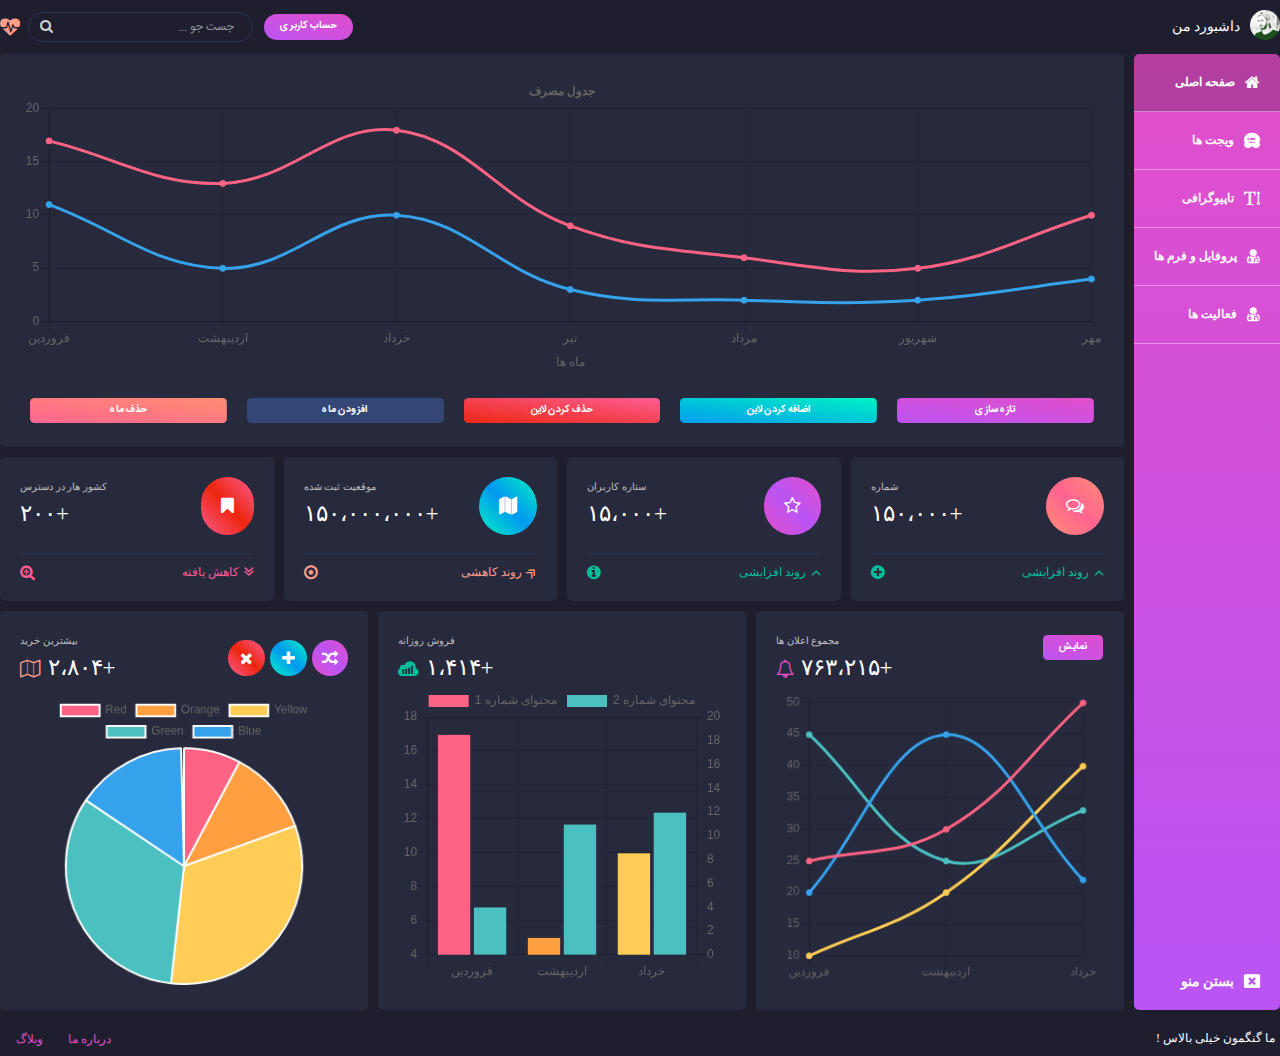
<file: index.html>
<!DOCTYPE html>
<html lang="en">
<head>
    <meta charset="UTF-8">
    <meta name="viewport" content="width=device-width, initial-scale=1.0">
    <title>Document</title>
    <link rel="stylesheet" href="css/animate.min.css">
    <link rel="stylesheet" href="css/sweetalert2.min.css">
    <link rel="stylesheet" href="css/Chart.min.css">
    <link rel="stylesheet" href="css/zcss.css">
    <link rel="stylesheet" href="https://stackpath.bootstrapcdn.com/font-awesome/4.7.0/css/font-awesome.min.css">
    <link rel="stylesheet" href="css/style.css">
</head>
<body>


<div class="container">

    <div class="navbar white mtb-1 d-flex jc-space-between ai-center">
        <div class="d-flex c-gap-2 ai-center">
            <div>
                <img src="img/me2.jpg" class="b-xl user-person">
            </div>
            <h1 class="fn-size-3 m-0"> داشبورد من </h1>
        </div>

        <div class="d-flex c-gap-2 ai-center desktop-menu">
            <button class="btn btn-sm gradient-primary b-xl" onclick="openIt()"> حساب کاربری </button>

            <div class="search-box d-flex ai-center">
                <input type="text" placeholder="جست جو ..." class="ptb-1">
                <span class="search-icon fn-size-3">
                    <i class="fa fa-search"></i>
                </span>
            </div>

            <div>
                <span class="fn-size-6 mr-1 cur-pointer">
                    <i class="fa fa-heartbeat color-light-warning" onclick="modelNotif()"></i>
                </span>
            </div>

        </div>

        <span class="fn-size-10 mobile-menu pl-2" onclick="resNav()">
            <i class="fa fa-bars white"></i>
        </span>

    </div>

    <div class="main grid-0 c-gap-0 p-0">

        <div class="side d-flex fd-column">

            

            <div class="sidebar b-sm d-flex fd-column jc-space-between">
                <div>
                    <div class="d-flex ai-center p-2 sidebar-title spacer-white active">
                        <span class="white ml-1 side-icon">
                            <i class="fa fa-home"></i>
                        </span>

                        <span class="fn-size-2 fn-weight-6 white-space side-text">
                            <a href="index.html" class="white"> صفحه اصلی </a>
                        </span>
                    </div>

                    <div class="d-flex ai-center p-2 sidebar-title spacer-white">
                        <span class="white ml-1 side-icon">
                            <i class="fa fa-wpbeginner"></i>
                        </span>

                        <span class="fn-size-2 fn-weight-6 white-space side-text">
                            <a href="wedget.html" class="white">ویجت ها</a>
                        </span>
                    </div>

                    <div class="d-flex ai-center p-2 sidebar-title spacer-white">
                        <span class="white ml-1 side-icon">
                            <i class="fa fa-text-height"></i>
                        </span>

                        <span class="fn-size-2 fn-weight-6 white-space side-text">
                            <a href="typography.html" class="white">تاپیوگرافی</a>
                        </span>
                    </div>

                    <div class="d-flex ai-center p-2 sidebar-title spacer-white">
                        <span class="white ml-1 side-icon">
                            <i class="fa fa-user-md"></i>
                        </span>

                        <span class="fn-size-2 fn-weight-6 white-space side-text">
                            <a href="profile.html" class="white">پروفایل و فرم ها</a>
                        </span>
                    </div>

                    <div class="d-flex ai-center p-2 sidebar-title spacer-white">
                        <span class="white ml-1 side-icon">
                            <i class="fa fa-user-md"></i>
                        </span>

                        <span class="fn-size-2 fn-weight-6 white-space side-text">
                            <a href="timeline.html" class="white">فعالیت ها</a>
                        </span>
                    </div>
                </div>

                <div>
                    <div class="d-flex ai-center p-2 b-sm bb-no sidebar-title" id="closeSideBar">
                        <span class="white ml-1 side-icon">
                            <i class="fa fa-window-close"></i>
                        </span>

                        <span class="fn-size-3 fn-weight-6 white-space white side-text">
                            بستن منو
                        </span>
                    </div>
                </div>


            </div>

        </div>

        <div class="content">
            <div class="content-item pr-1">
                <div class="top-chart b-sm p-2">
                    <canvas id="canvas" class="w-10" style="display: block; width: 100%; height: 300px;"></canvas>
                    <div class="mt-2 w-10 d-flex fw-wrap">
                        <button class="btn btn-sm gradient-primary col-1 mrl-1" id="randomizeData"> تازه سازی </button>
                        <button class="btn btn-sm gradient-success col-1 mrl-1" id="addDataset"> اضافه کردن لاین </button>
                        <button class="btn btn-sm gradient-danger col-1 mrl-1" id="removeDataset"> حذف کردن لاین </button>
                        <button class="btn btn-sm gradient-in6fo col-1 mrl-1" id="addData"> افزودن ماه </button>
                        <button class="btn btn-sm gradient-warning col-1 mrl-1" id="removeData">حذف ماه</button>
                    </div>
                </div>
                <div class="grid-4 c-gap-2 p-0 pt-1 grid-1-md">

                    <div class="mini-item p-2 b-sm grid-0">
                        <span>
                            <i class="fa fa-comments-o white fn-size-5 gradient-warning p-2 b-xl"></i>
                        </span>
                        <div class="title text-align-left">
                            <span class="desc hline-2">
                                شماره
                            </span>
                            <h3 class="white"> +۱۵۰،۰۰۰ </h3>
                        </div>
                        <span class="spacer-black p-0 pt-1 color-success d-flex ai-center jc-space-between grid-col-2">
                            <section class="d-flex ai-center gap-1">
                                <i class="fa fa-angle-up"></i>
                                <span class="fn-size-2">
                                    روند افزایشی
                                </span>
                            </section>
                            <i class="fa fa-plus-circle cur-pointer" onclick="model3()"></i>
                        </span>
                    </div>

                    <div class="mini-item p-2 b-sm grid-0">
                        <span>
                            <i class="fa fa-star-o white fn-size-5 gradient-primary p-2 b-xl"></i>
                        </span>
                        <div class="title text-align-left">
                            <span class="desc hline-2">
                                ستاره کاربران
                            </span>
                            <h3 class="white"> +۱۵،۰۰۰ </h3>
                        </div>
                        <span class="spacer-black p-0 pt-1 color-success d-flex ai-center jc-space-between grid-col-2">
                            <section class="d-flex ai-center gap-1">
                                <i class="fa fa-angle-up"></i>
                                <span class="fn-size-2">
                                    روند افزایشی
                                </span>
                            </section>

                            <div class="popup pop-top">
                                <i class="fa fa-info-circle cur-pointer"></i>
                                <div class="popup-header w-20-px mb-1">
                                    <span> پاپ آپ </span>
                                    <p class="fn-size-2">
                                        لورم ایپسوم متن ساختگی با تولید سادگی نامفهوم از صنعت چاپ و با استفاده از طراحان گرافیک است.
                                        چاپگرها و متون بلکه روزنامه و مجله در ستون و سطرآنچنان که لازم است و برای شرایط فعلی تکنولوژی
                                        مورد نیاز و کاربردهای متنوع با هدف بهبود ابزارهای کاربردی می باشد.
                                    </p>
                                </div>
                            </div>

                        </span>
                    </div>

                    <div class="mini-item p-2 b-sm grid-0">
                        <span>
                            <i class="fa fa-map white fn-size-5 gradient-success p-2 b-xl"></i>
                        </span>
                        <div class="title text-align-left">
                            <span class="desc hline-2">
                                موقعیت ثبت شده
                            </span>
                            <h3 class="white"> +۱۵۰،۰۰۰،۰۰۰ </h3>
                        </div>
                        <span class="spacer-black p-0 pt-1 color-light-warning d-flex ai-center jc-space-between grid-col-2">
                            <section class="d-flex ai-center gap-1">
                                <i class="fa fa-angle-double-up rotate-1"></i>
                                <span class="fn-size-2">
                                    روند کاهشی
                                </span>
                            </section>

                            <div>
                                <i class="fa fa-dot-circle-o cur-pointer btn-drop-down"></i>
                                <div class="drop-down-child after-none" id="btn-drop-down-child">
                                    <li>
                                        <a href="#"> افزایش </a>
                                    </li>
                                    <li>
                                        <a href="#"> کاهش </a>
                                    </li>
                                    <li>
                                        <a href="#"> ثبت </a>
                                    </li>
                                </div>
                            </div>

                        </span>
                    </div>

                    <div class="mini-item p-2 b-sm grid-0">
                        <span>
                            <i class="fa fa-bookmark white fn-size-5 gradient-danger p-2 b-xl"></i>
                        </span>
                        <div class="title text-align-left">
                            <span class="desc hline-2">
                                کشور هار در دسترس
                            </span>
                            <h3 class="white"> +۲۰۰ </h3>
                        </div>
                        <span class="spacer-black p-0 pt-1 color-danger d-flex ai-center jc-space-between grid-col-2">
                            <section class="d-flex ai-center gap-1">
                                <i class="fa fa-angle-double-up rotate-4"></i>
                                <span class="fn-size-2">
                                    کاهش یافته
                                </span>
                            </section>
                            <i class="fa fa-search-plus cur-pointer" onclick="model1()"></i>
                        </span>
                    </div>

                </div>
                <div class="grid-3 c-gap-2 p-0 pt-1 grid-1-md">
                    <div class="chart-item p-2 b-sm grid-2">
                        <div>
                            <button class="btn btn-sm gradient-primary" onclick="showBigChart()"> نمایش </button>
                        </div>
                        <div class="title text-align-left">
                            <span class="desc hline-2 d-block">
                                مجموع اعلان ها
                            </span>
                            <h3 class="white d-inline-block mb-0"> +۷۶۳،۲۱۵ </h3>&nbsp;
                            <i class="fa fa-bell-o color-primary fn-size-5"></i>
                        </div>
                        <canvas id="canvas5" class="w-10 grid-col-2" style="display: block; width: 100%; height: 300px;"></canvas>
                    </div>

                    <div class="chart-item p-2 b-sm">
                        <div class="title text-align-left">
                            <span class="desc hline-2 d-block">
                                فروش روزانه
                            </span>
                            <h3 class="white d-inline-block mb-0"> +۱،۴۱۴ </h3>&nbsp;
                            <i class="fa fa-sellsy color-light-success fn-size-5"></i>
                        </div>
                        <canvas id="canvas3" class="w-10" style="display: block; width: 100%; height: 300px;"></canvas>
                    </div>

                    <div class="chart-item p-2 b-sm grid-2">
                        <div class="d-flex ai-center">
                            <div class="d-flex gap-1 white">
                                <li id="randomizeDataChart" class="btn-sound gradient-primary chart-pie-change-value d-flex ai-center jc-center">
                                    <i class="fa fa-random"></i>
                                </li>
                                <li id="addDatasetChart" class="btn-sound gradient-success chart-pie-change-value d-flex ai-center jc-center">
                                    <i class="fa fa-plus"></i>
                                </li>
                                <li id="removeDatasetChart" class="btn-sound gradient-danger chart-pie-change-value d-flex ai-center jc-center">
                                    <i class="fa fa-remove"></i>
                                </li>
                            </div>
                        </div>
                        <div class="title text-align-left">
                            <span class="desc hline-2 d-block">
                                بیشترین خرید
                            </span>
                            <h3 class="white d-inline-block mb-0"> +۲،۸۰۴ </h3>&nbsp;
                            <i class="fa fa-map-o color-light-warning fn-size-5"></i>
                        </div>
                        <canvas id="canvas4" class="w-10 grid-col-2" style="display: block; width: 100%; height: 300px;"></canvas>
                    </div>
                </div>
                <!--<div class="p-1 info-table mtb-1 b-sm">
                    <table class="table table-mw-3">
                        <thead class="background-info b-sm">
                        <tr>
                            <th> اسم </th>
                            <th> رنگ </th>
                            <th> توضیحات </th>
                        </tr>
                        </thead>
                        <tbody>
                            <tr class="bt-none">
                                <td>Apple</td>
                                <td>Red</td>
                                <td>These are red</td>
                            </tr>
                            <tr>
                                <td>Pear</td>
                                <td>Green</td>
                                <td>These are green</td>
                            </tr>
                            <tr>
                                <td>Grape</td>
                                <td>Purple / Green</td>
                                <td>These are purple and green</td>
                            </tr>
                            <tr>
                                <td>Orange</td>
                                <td>Orange</td>
                                <td>These are orange</td>
                            </tr>
                            <tr>
                                <td>Banana</td>
                                <td>Yellow</td>
                                <td>These are yellow</td>
                            </tr>
                            <tr>
                                <td>Kiwi</td>
                                <td>Green</td>
                                <td>These are green</td>
                            </tr>
                            <tr>
                                <td>Plum</td>
                                <td>Purple</td>
                                <td>These are Purple</td>
                            </tr>
                            <tr>
                                <td>Watermelon</td>
                                <td>Red</td>
                                <td>These are red</td>
                            </tr>
                            <tr>
                                <td>Tomato</td>
                                <td>Red</td>
                                <td>These are red</td>
                            </tr>
                            <tr>
                                <td>Cherry</td>
                                <td>Red</td>
                                <td>These are red</td>
                            </tr>
                            <tr>
                                <td>Cantelope</td>
                                <td>Orange</td>
                                <td>These are orange inside</td>
                            </tr>
                            <tr>
                                <td>Honeydew</td>
                                <td>Green</td>
                                <td>These are green inside</td>
                            </tr>
                            <tr>
                                <td>Papaya</td>
                                <td>Green</td>
                                <td>These are green</td>
                            </tr>
                            <tr>
                                <td>Raspberry</td>
                                <td>Red</td>
                                <td>These are red</td>
                            </tr>
                            <tr>
                                <td>Blueberry</td>
                                <td>Blue</td>
                                <td>These are blue</td>
                            </tr>
                            <tr>
                                <td>Mango</td>
                                <td>Orange</td>
                                <td>These are orange</td>
                            </tr>
                            <tr>
                                <td>Passion Fruit</td>
                                <td>Green</td>
                                <td>These are green</td>
                            </tr>
                        </tbody>
                    </table>
                </div>-->
            </div>
        </div>

        <footer class="grid-col-2 d-flex jc-space-between ai-center mt-1">
            <span class="fn-size-2 white">
                     ما گنگمون خیلی بالاس !
            </span>

            <div>
                <a href="#" class="btn-link fn-size-2 prl-1"> درباره ما </a>
                <a href="#" class="btn-link fn-size-2 prl-1"> وبلاگ </a>
            </div>
        </footer>

    </div>

</div>

<script src="js/myCharts.js"></script>
<script src="js/sweetalert2.min.js"></script>
<script>
    function model1() {
        Swal.fire({
            html: `
                <h1> نام کشور را وارد کنید </h1>
                <input id="swal-input2" class="swal2-input">
            `,
            customClass: {
                confirmButton: 'btn gradient-success',
            },
            buttonsStyling: false,
            confirmButtonText: 'افزودن',
            showClass: {
                popup: 'animate__animated animate__jackInTheBox'
            },
            hideClass: {
                popup: 'animate__animated animate__flipOutX'
            }
        }).then(() => {
            Swal.fire({
                title: 'اضافه شد',
                html: 'کشور مد نظر شما به لیست کشور های پشتیبانی شده اضافه شد',
                timer: 1500,
                timerProgressBar: true,
                willOpen: () => {
                    Swal.showLoading()
                    timerInterval = setInterval(() => {
                        const content = Swal.getContent()
                        if (content) {
                            const b = content.querySelector('b')
                            if (b) {
                                b.textContent = Swal.getTimerLeft()
                            }
                        }
                    }, 100)
                },
                willClose: () => {
                    clearInterval(timerInterval)
                },
                buttonsStyling: false,
                confirmButtonText: 'تایید',
                customClass: {
                    confirmButton: 'btn gradient-primary',
                },
            })
        })
    }

    function model2() {
        let timerInterval
        Swal.fire({
            title: 'بسته شونده به صورت خودکار !',
            html: 'داره میره !',
            timer: 2500,
            timerProgressBar: true,
            willOpen: () => {
                Swal.showLoading()
                timerInterval = setInterval(() => {
                    const content = Swal.getContent()
                    if (content) {
                        const b = content.querySelector('b')
                        if (b) {
                            b.textContent = Swal.getTimerLeft()
                        }
                    }
                }, 100)
            },
            willClose: () => {
                clearInterval(timerInterval)
            },
            confirmButtonText: 'تایید',
        })
    }

    function model3() {
        const swalWithBootstrapButtons = Swal.mixin({
            customClass: {
                confirmButton: 'btn gradient-success',
            },
            buttonsStyling: false
        })

        swalWithBootstrapButtons.fire({
            title: 'روند افزایشی است !',
            text: "و تا به امروز +۱۵۰،۰۰۰ نفشه ثبت شده است !",
            icon: 'success',
            confirmButtonText: 'بستن',
            reverseButtons: true
        })
    }

    function model4() {
        Swal.fire(
            'تا به امروز +۱۵۰،۰۰۰ نفشه ثبت شده است !',
            'و روند افزایشی است !',
            'success',
        )
    }

    function modelNotif() {
        /*Swal.fire({
            position: 'top-start',
            title: 'اضافه شد',
            timer: 1500,
            timerProgressBar: true,
            willOpen: () => {
                Swal.showLoading()
                timerInterval = setInterval(() => {
                    const content = Swal.getContent()
                    if (content) {
                        const b = content.querySelector('b')
                        if (b) {
                            b.textContent = Swal.getTimerLeft()
                        }
                    }
                }, 100)
            },

            willClose: () => {
                clearInterval(timerInterval)
            },
            buttonsStyling: false,
            confirmButtonText: 'تایید',
            customClass: {
                confirmButton: 'btn gradient-primary',

            },
            showClass: {
                popup: 'animate__animated animate__bounceInDown'
            },
            hideClass: {
                popup: 'animate__animated animate__bounceOutRight'
            }
        })*/

        var toastMixin = Swal.mixin({
            toast: true,
            icon: 'success',
            title: 'General Title',
            position: 'bottom-left',
            showConfirmButton: false,
            timer: 3000,
            timerProgressBar: true,
            showClass: {
                popup: 'animate__animated animate__bounceInUp'
            },
            hideClass: {
                popup: 'animate__animated animate__bounceOutLeft'
            }
        });

        toastMixin.fire({
            animation: true,
            title: 'هشتار اضافه شد'
        });
    }

    function loginFormDis(x,y) {
        document.getElementById('loginForm').style.display = 'flex';
        document.getElementById('signInForm').style.display = 'none';
        x.classList.replace('fb-1', 'fb-10')
        y.nextElementSibling.classList.replace('fb-10', 'fb-1')
    }

    function SignInFormDis(x,y) {
        document.getElementById('loginForm').style.display = 'none';
        document.getElementById('signInForm').style.display = 'flex';
        x.classList.replace('fb-1', 'fb-10')
        y.previousElementSibling.classList.replace('fb-10', 'fb-1')
    }

    function openIt() {
        Swal.fire({
            html: `
                <div class="log-reg text-align-right ptb-2">
                    <div class="d-flex c-gap-1">
                        <button class="btn gradient-info white-space fb-10" style="transition: all ease-in-out .5s" onclick="loginFormDis(this,this)"> ورود </button>
                        <button class="btn gradient-success white-space fb-1" style="transition: all ease-in-out .5s;" onclick="SignInFormDis(this,this)"> ثبت نام </button>
                    </div>
                    <div>
                        <form>

                            <div class="d-flex fd-column r-gap-3" id="loginForm">

                                <div class="form-group-item input-success input-text">
                                    <input type="text" id="UserNameForLogin" placeholder="متن مورد نظر شما">
                                    <label for="UserNameForLogin" class="input-label">نام کاربری</label>
                                </div>

                                <div class="form-group-item input-error input-text">
                                    <input type="text" id="passwordForLogin" placeholder="متن مورد نظر شما" pattern="[0-9ا-ی]*">
                                    <label for="passwordForLogin" class="input-label">رمز عبور</label>
                                </div>

                                <button class="btn gradient-primary"> ورود </button>
                            </div>

                            <div class="d-flex fd-column r-gap-3" id="signInForm">
                                <div class="form-group-item input-text">
                                    <input type="text" id="nameAndLastNameForSignIn" placeholder="متن مورد نظر شما" pattern="[0-9ا-ی]*">
                                    <label for="nameAndLastNameForSignIn" class="input-label">نام و نام خانوادگی</label>
                                </div>

                                <div class="form-group-item input-success input-text">
                                    <input type="text" id="UserNameForSignIn" placeholder="متن مورد نظر شما">
                                    <label for="UserNameForSignIn" class="input-label">نام کاربری</label>
                                </div>

                                <div class="form-group-item input-error input-text">
                                    <input type="text" id="passwordForSignIn" placeholder="متن مورد نظر شما" pattern="[0-9ا-ی]*">
                                    <label for="passwordForSignIn" class="input-label">رمز عبور</label>
                                </div>

                                <button class="btn gradient-primary"> ثبت نام </button>
                            </div>

                        </form>
                    </div>
                </div>
            `,
            showConfirmButton: false,
            background: '#344675',
            backdrop: `rgba(44, 62, 80,0.5)`,
            showCloseButton: true,
        })
    }

    function showBigChart() {
        Swal.mixin({
            input: 'text',
            showCancelButton: true,
            progressSteps: ['۱', '۲', '۳'],
            background: '#344675',
            backdrop: `rgba(44, 62, 80,0.5)`,
            cancelButtonText: 'انصراف و حذف نظر',
            confirmButtonText: 'تایید و انتشار',
            buttonsStyling: false,
            customClass: {
                title: 'fn-size-8',
                confirmButton: 'btn gradient-success',
                cancelButton: 'btn gradient-danger',
                text: 'gray-200'
            }
        }).queue([
            {
                html: '<p class="white">رمز عبور خود را وارد کنید :</p>'
            },
            {
                html: '<p class="white">نام خود را وارد کنید</p>'
            },
            {
                html: '<p class="white">نقش خود را انتخاب کنید</p>'
            },
        ]).then((result) => {
            if (result.value) {
                const answers = result.value
                Swal.fire({
                    title: 'ممنون از شما !',
                    icon: 'success',
                    html: `
                        پاسخ های شما
                        <pre><code>رمز عبور : ${answers[0]}</code></pre>
                        <pre><code>نام شما : ${answers[1]}</code></pre>
                        <pre><code>نقش شما : ${answers[2]}</code></pre>
                  `,
                    confirmButtonText: 'تایید !',
                    buttonsStyling: false,
                    customClass: {
                        confirmButton: 'btn gradient-success'
                    }
                })
            }
        })
    }

    function resNav() {
        Swal.fire({
            html: `
                <div class="d-flex c-gap-2 ai-center fd-column">
                    <button class="btn gradient-primary b-xl w-10 mt-2" onclick="openIt()"> حساب کاربری </button>

                    <div class="d-flex ai-center w-10 mt-1">
                        <input type="text" placeholder="جست جو ..." class="ptb-1 w-9">
                        <span class="search-icon fn-size-3">
                            <i class="fa fa-search"></i>
                        </span>
                    </div>

                    <div class="mt-3">
                        <span class="fn-size-6 mr-1 d-flex ai-center c-gap-2 cur-pointer" onclick="modelNotif()">
                            <i class="fa fa-heartbeat color-light-warning"></i>
                            <span class="fn-size-4 white"> افزودن یاد آور </span>
                        </span>
                    </div>

                </div>
            `,
            showConfirmButton: false,
            background: '#344675',
            backdrop: `rgba(44, 62, 80,0.5)`,
            showCloseButton: true,
        })
    }

</script>
<script src="js/Chart.min.js"></script>
<script src="js/zcss.js"></script>
<script src="js/script.js"></script>
</body>

<!-- </body> -->
</html>
</file>
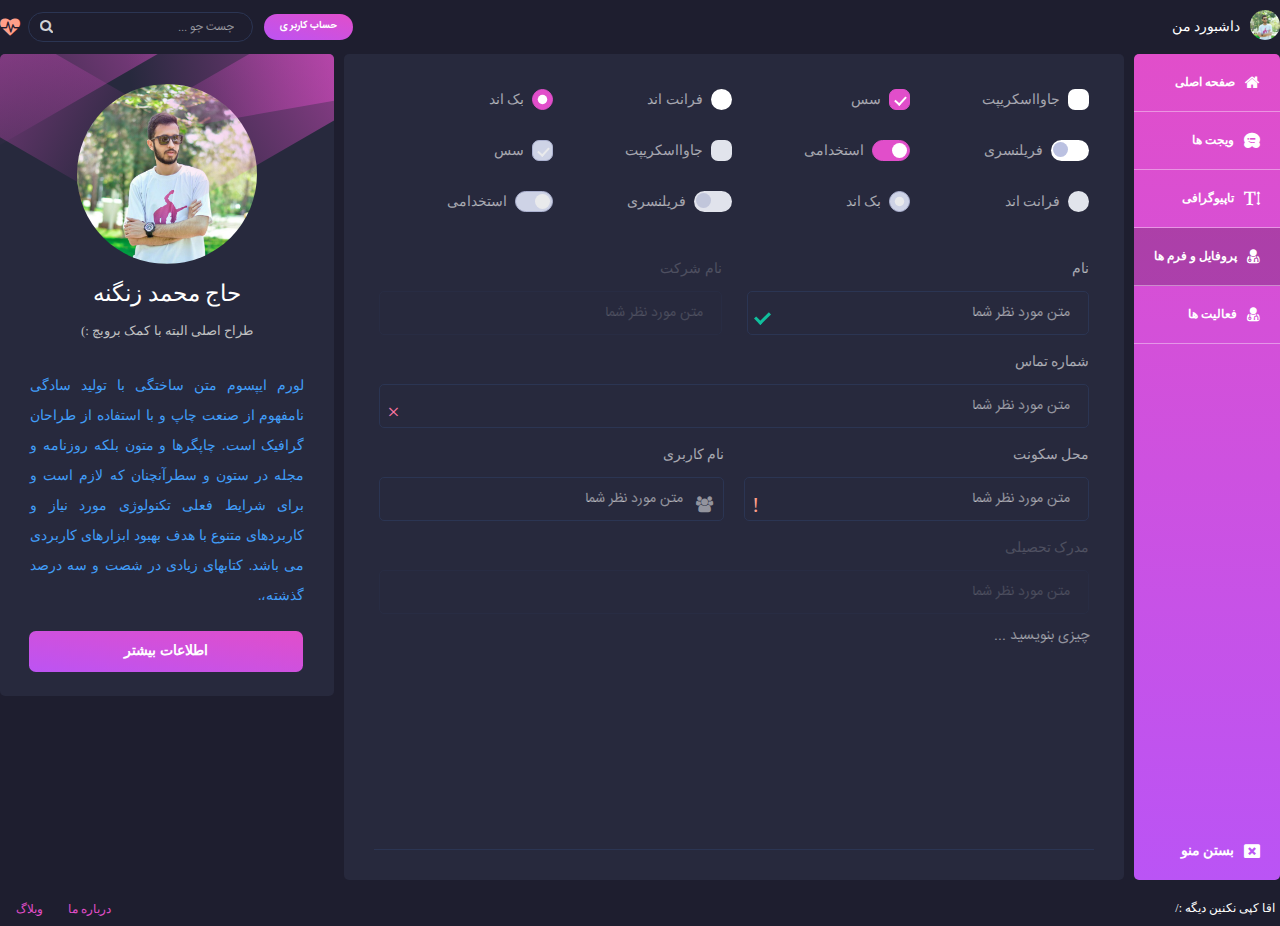
<file: profile.html>
<!DOCTYPE html>
<html lang="en">
<head>
    <meta charset="UTF-8">
    <meta name="viewport" content="width=device-width, initial-scale=1.0">
    <title>Document</title>
    <link rel="stylesheet" href="css/animate.min.css">
    <link rel="stylesheet" href="css/sweetalert2.min.css">
    <link rel="stylesheet" href="css/Chart.min.css">
    <link rel="stylesheet" href="css/zcss.css">
    <link rel="stylesheet" href="https://stackpath.bootstrapcdn.com/font-awesome/4.7.0/css/font-awesome.min.css">
    <link rel="stylesheet" href="css/style.css">
</head>
<body>


<div class="container">

    <div class="navbar white mtb-1 d-flex jc-space-between ai-center">
        <div class="d-flex c-gap-2 ai-center">
            <div>
                <img src="img/me.jpg" class="b-xl user-person">
            </div>
            <h1 class="fn-size-3 m-0"> داشبورد من </h1>
        </div>

        <div class="d-flex c-gap-2 ai-center desktop-menu">
            <button class="btn btn-sm gradient-primary b-xl" onclick="openIt()"> حساب کاربری </button>

            <div class="search-box d-flex ai-center">
                <input type="text" placeholder="جست جو ..." class="ptb-1">
                <span class="search-icon fn-size-3">
                    <i class="fa fa-search"></i>
                </span>
            </div>

            <div>
                <span class="fn-size-6 mr-1 cur-pointer">
                    <i class="fa fa-heartbeat color-light-warning" onclick="modelNotif()"></i>
                </span>
            </div>

        </div>

        <span class="fn-size-10 mobile-menu pl-2" onclick="resNav()">
            <i class="fa fa-bars white"></i>
        </span>

    </div>

    <div class="main grid-0 c-gap-0 p-0">

        <div class="side d-flex fd-column">

        

            <div class="sidebar b-sm d-flex fd-column jc-space-between">
                <div>
                    <div class="d-flex ai-center p-2 sidebar-title spacer-white">
                        <span class="white ml-1 side-icon">
                            <i class="fa fa-home"></i>
                        </span>

                        <span class="fn-size-2 fn-weight-6 white-space side-text">
                            <a href="index.html" class="white"> صفحه اصلی </a>
                        </span>
                    </div>

                    <div class="d-flex ai-center p-2 sidebar-title spacer-white">
                        <span class="white ml-1 side-icon">
                            <i class="fa fa-wpbeginner"></i>
                        </span>

                        <span class="fn-size-2 fn-weight-6 white-space side-text">
                            <a href="wedget.html" class="white">ویجت ها</a>
                        </span>
                    </div>

                    <div class="d-flex ai-center p-2 sidebar-title spacer-white">
                        <span class="white ml-1 side-icon">
                            <i class="fa fa-text-height"></i>
                        </span>

                        <span class="fn-size-2 fn-weight-6 white-space side-text">
                            <a href="typography.html" class="white">تاپیوگرافی</a>
                        </span>
                    </div>

                    <div class="d-flex ai-center p-2 sidebar-title spacer-white active">
                        <span class="white ml-1 side-icon">
                            <i class="fa fa-user-md"></i>
                        </span>

                        <span class="fn-size-2 fn-weight-6 white-space side-text">
                            <a href="profile.html" class="white">پروفایل و فرم ها</a>
                        </span>
                    </div>

                    <div class="d-flex ai-center p-2 sidebar-title spacer-white">
                        <span class="white ml-1 side-icon">
                            <i class="fa fa-user-md"></i>
                        </span>

                        <span class="fn-size-2 fn-weight-6 white-space side-text">
                            <a href="timeline.html" class="white">فعالیت ها</a>
                        </span>
                    </div>
                </div>

                <div>
                    <div class="d-flex ai-center p-2 b-sm bb-no sidebar-title" id="closeSideBar">
                        <span class="white ml-1 side-icon">
                            <i class="fa fa-window-close"></i>
                        </span>

                        <span class="fn-size-3 fn-weight-6 white-space white side-text">
                            بستن منو
                        </span>
                    </div>
                </div>


            </div>

        </div>

        <div class="content">
            <div class="content-item pr-1">
                <div class="d-flex c-gap-2 fd-column-md fd-column-sm r-gap-2-md">
                    <div class="form fb-7 b-sm p-3">
                        <form class="d-flex fd-column">

                            <div class="grid-4 r-gap-6 mb-3 grid-2-md grid-1-sm">

                                <div class="form-group-item">
                                    <input id="c1" type="checkbox">
                                    <label for="c1"> جاوااسکریپت </label>
                                </div>

                                <div class="form-group-item">
                                    <input id="c2" type="checkbox" checked>
                                    <label for="c2">سس</label>
                                </div>
                                <!-- type -->
                                <div class="form-group-item">
                                    <input id="r1" type="radio" name="radio" value="1">
                                    <label for="r1">فرانت اند</label>
                                </div>

                                <div class="form-group-item">
                                    <input id="r2" type="radio" name="radio" value="2" checked>
                                    <label for="r2">بک اند</label>
                                </div>
                                <!-- type -->
                                <div class="form-group-item">
                                    <input id="s1" type="checkbox" class="switch">
                                    <label for="s1">فریلنسری</label>
                                </div>

                                <div class="form-group-item">
                                    <input id="s2" type="checkbox" class="switch" checked>
                                    <label for="s2">استخدامی</label>
                                </div>




                                <!-- type -->
                                <div class="form-group-item">
                                    <input id="c1d" type="checkbox" disabled>
                                    <label for="c1"> جاوااسکریپت </label>
                                </div>

                                <div class="form-group-item">
                                    <input id="c2d" type="checkbox" checked disabled>
                                    <label for="c2">سس</label>
                                </div>
                                <!-- type -->
                                <div class="form-group-item">
                                    <input id="r1d" type="radio" name="radiod" value="1" disabled>
                                    <label for="r1">فرانت اند</label>
                                </div>

                                <div class="form-group-item">
                                    <input id="r2d" type="radio" name="radiod" value="2" checked disabled>
                                    <label for="r2">بک اند</label>
                                </div>
                                <!-- type -->
                                <div class="form-group-item">
                                    <input id="s1d" type="checkbox" class="switch" disabled>
                                    <label for="s1">فریلنسری</label>
                                </div>

                                <div class="form-group-item">
                                    <input id="s2d" type="checkbox" class="switch" checked disabled>
                                    <label for="s2">استخدامی</label>
                                </div>


                            </div>

                            <div class="form-group d-flex fw-wrap">
                                <div class="d-flex fw-wrap c-gap-3">
                                    <div class="form-group-item col-2 fg-1 input-success input-text">
                                        <input type="text" id="myInput" placeholder="متن مورد نظر شما">
                                        <label for="myInput" class="input-label">نام</label>
                                    </div>

                                    <div class="form-group-item col-2 fg-1 input-text">
                                        <input type="text" id="companyName" placeholder="متن مورد نظر شما" pattern="[0-9ا-ی]*" disabled>
                                        <label for="companyName" class="input-label">نام شرکت</label>
                                    </div>

                                    <div class="form-group-item col-2 fg-1 input-error input-text">
                                        <input type="text" id="myInput2" placeholder="متن مورد نظر شما" pattern="[0-9ا-ی]*">
                                        <label for="myInput2" class="input-label">شماره تماس</label>
                                    </div>
                                </div>

                                <div class="form-group-item col-2  input-danger input-text">
                                    <input type="text" id="myInput3" placeholder="متن مورد نظر شما" pattern="[0-9ا-ی]*">
                                    <label for="myInput3" class="input-label">محل سکونت</label>
                                </div>

                                <div class="form-group-item col-2  form-has-icon input-text">
                                    <input type="text" id="myInput4" placeholder="متن مورد نظر شما" pattern="[0-9ا-ی]*">
                                    <label for="myInput4" class="input-label">نام کاربری</label>
                                    <span class="input-icon">
                                        <i class="fa fa-group"></i>
                                    </span>
                                </div>

                                <div class="form-group-item col-2  fg-1 input-text">
                                    <input type="text" id="myInput5" placeholder="متن مورد نظر شما" pattern="[0-9ا-ی]*" disabled>
                                    <label for="myInput5" class="input-label">مدرک تحصیلی</label>
                                </div>
                            </div>

                            <textarea name="" id="address" rows="10" class="grid-col-2 resize-none grid-col-1-sm" placeholder="چیزی بنویسید ..."></textarea>
                        </form>
                    </div>
                    <div class="author b-sm fb-3 p-3 pb-2">
                        <div class="block block-one"></div>
                        <div class="block block-two"></div>
                        <div class="block block-three"></div>
                        <div class="block block-four"></div>

                        <div>
                            <img src="img/me.jpg" class="user-profile-person">
                            <div class="title">
                                <h3 class="mt-1 mb-0 white"> حاج محمد زنگنه </h3>
                                <p class="hline-4 mb-2">
                                    طراح اصلی البته با کمک بروبچ :)
                                </p>
                            </div>
                            <p class="fn-size-3 color-light-info hline-3 text-align-justify">
                                لورم ایپسوم متن ساختگی با تولید سادگی نامفهوم از صنعت چاپ و با استفاده از طراحان گرافیک است. چاپگرها و متون بلکه روزنامه و مجله در ستون و سطرآنچنان که لازم است و برای شرایط فعلی تکنولوژی مورد نیاز و کاربردهای متنوع با هدف بهبود ابزارهای کاربردی می باشد. کتابهای زیادی در شصت و سه درصد گذشته،.
                            </p>

                            <a href="#" class="btn gradient-primary w-10 mt-2">اطلاعات بیشتر</a>

                        </div>
                    </div>
                </div>
            </div>
        </div>

        <footer class="grid-col-2 d-flex jc-space-between ai-center mt-1">
            <span class="fn-size-2 white">
                    اقا کپی نکنین دیگه :/
            </span>

            <div>
                <a href="#" class="btn-link fn-size-2 prl-1"> درباره ما </a>
                <a href="#" class="btn-link fn-size-2 prl-1"> وبلاگ </a>
            </div>
        </footer>

    </div>

</div>





<script src="js/myCharts.js"></script>
<script src="js/sweetalert2.min.js"></script>
<script>
    function model1() {
        Swal.fire({
            html: `
                <h1> نام کشور را وارد کنید </h1>
                <input id="swal-input2" class="swal2-input">
            `,
            customClass: {
                confirmButton: 'btn gradient-success',
            },
            buttonsStyling: false,
            confirmButtonText: 'افزودن',
            showClass: {
                popup: 'animate__animated animate__jackInTheBox'
            },
            hideClass: {
                popup: 'animate__animated animate__flipOutX'
            }
        }).then(() => {
            Swal.fire({
                title: 'اضافه شد',
                html: 'کشور مد نظر شما به لیست کشور های پشتیبانی شده اضافه شد',
                timer: 1500,
                timerProgressBar: true,
                willOpen: () => {
                    Swal.showLoading()
                    timerInterval = setInterval(() => {
                        const content = Swal.getContent()
                        if (content) {
                            const b = content.querySelector('b')
                            if (b) {
                                b.textContent = Swal.getTimerLeft()
                            }
                        }
                    }, 100)
                },
                willClose: () => {
                    clearInterval(timerInterval)
                },
                buttonsStyling: false,
                confirmButtonText: 'تایید',
                customClass: {
                    confirmButton: 'btn gradient-primary',
                },
            })
        })
    }
    function model2() {
        let timerInterval
        Swal.fire({
            title: 'بسته شونده به صورت خودکار !',
            html: 'داره میره !',
            timer: 2500,
            timerProgressBar: true,
            willOpen: () => {
                Swal.showLoading()
                timerInterval = setInterval(() => {
                    const content = Swal.getContent()
                    if (content) {
                        const b = content.querySelector('b')
                        if (b) {
                            b.textContent = Swal.getTimerLeft()
                        }
                    }
                }, 100)
            },
            willClose: () => {
                clearInterval(timerInterval)
            },
            confirmButtonText: 'تایید',
        })
    }
    function model3() {
        const swalWithBootstrapButtons = Swal.mixin({
            customClass: {
                confirmButton: 'btn gradient-success',
            },
            buttonsStyling: false
        })

        swalWithBootstrapButtons.fire({
            title: 'روند افزایشی است !',
            text: "و تا به امروز +۱۵۰،۰۰۰ نفشه ثبت شده است !",
            icon: 'success',
            confirmButtonText: 'بستن',
            reverseButtons: true
        })
    }
    function model4() {
        Swal.fire(
            'تا به امروز +۱۵۰،۰۰۰ نفشه ثبت شده است !',
            'و روند افزایشی است !',
            'success',
        )
    }
    function modelNotif() {
        /*Swal.fire({
            position: 'top-start',
            title: 'اضافه شد',
            timer: 1500,
            timerProgressBar: true,
            willOpen: () => {
                Swal.showLoading()
                timerInterval = setInterval(() => {
                    const content = Swal.getContent()
                    if (content) {
                        const b = content.querySelector('b')
                        if (b) {
                            b.textContent = Swal.getTimerLeft()
                        }
                    }
                }, 100)
            },

            willClose: () => {
                clearInterval(timerInterval)
            },
            buttonsStyling: false,
            confirmButtonText: 'تایید',
            customClass: {
                confirmButton: 'btn gradient-primary',

            },
            showClass: {
                popup: 'animate__animated animate__bounceInDown'
            },
            hideClass: {
                popup: 'animate__animated animate__bounceOutRight'
            }
        })*/

        var toastMixin = Swal.mixin({
            toast: true,
            icon: 'success',
            title: 'General Title',
            position: 'bottom-left',
            showConfirmButton: false,
            timer: 3000,
            timerProgressBar: true,
            showClass: {
                popup: 'animate__animated animate__bounceInUp'
            },
            hideClass: {
                popup: 'animate__animated animate__bounceOutLeft'
            }
        });

        toastMixin.fire({
            animation: true,
            title: 'هشتار اضافه شد'
        });
    }

    function loginFormDis(x,y) {
        document.getElementById('loginForm').style.display = 'flex';
        document.getElementById('signInForm').style.display = 'none';
        x.classList.replace('fb-1', 'fb-10')
        y.nextElementSibling.classList.replace('fb-10', 'fb-1')
    }

    function SignInFormDis(x,y) {
        document.getElementById('loginForm').style.display = 'none';
        document.getElementById('signInForm').style.display = 'flex';
        x.classList.replace('fb-1', 'fb-10')
        y.previousElementSibling.classList.replace('fb-10', 'fb-1')
    }

    function openIt() {
        Swal.fire({
            html: `
                <div class="log-reg text-align-right ptb-2">
                    <div class="d-flex c-gap-1">
                        <button class="btn gradient-info white-space fb-10" style="transition: all ease-in-out .5s" onclick="loginFormDis(this,this)"> ورود </button>
                        <button class="btn gradient-success white-space fb-1" style="transition: all ease-in-out .5s;" onclick="SignInFormDis(this,this)"> ثبت نام </button>
                    </div>
                    <div>
                        <form>

                            <div class="d-flex fd-column r-gap-3" id="loginForm">

                                <div class="form-group-item input-success input-text">
                                    <input type="text" id="UserNameForLogin" placeholder="متن مورد نظر شما">
                                    <label for="UserNameForLogin" class="input-label">نام کاربری</label>
                                </div>

                                <div class="form-group-item input-error input-text">
                                    <input type="text" id="passwordForLogin" placeholder="متن مورد نظر شما" pattern="[0-9ا-ی]*">
                                    <label for="passwordForLogin" class="input-label">رمز عبور</label>
                                </div>

                                <button class="btn gradient-primary"> ورود </button>
                            </div>

                            <div class="d-flex fd-column r-gap-3" id="signInForm">
                                <div class="form-group-item input-text">
                                    <input type="text" id="nameAndLastNameForSignIn" placeholder="متن مورد نظر شما" pattern="[0-9ا-ی]*">
                                    <label for="nameAndLastNameForSignIn" class="input-label">نام و نام خانوادگی</label>
                                </div>

                                <div class="form-group-item input-success input-text">
                                    <input type="text" id="UserNameForSignIn" placeholder="متن مورد نظر شما">
                                    <label for="UserNameForSignIn" class="input-label">نام کاربری</label>
                                </div>

                                <div class="form-group-item input-error input-text">
                                    <input type="text" id="passwordForSignIn" placeholder="متن مورد نظر شما" pattern="[0-9ا-ی]*">
                                    <label for="passwordForSignIn" class="input-label">رمز عبور</label>
                                </div>

                                <button class="btn gradient-primary"> ثبت نام </button>
                            </div>

                        </form>
                    </div>
                </div>
            `,
            showConfirmButton: false,
            background: '#344675',
            backdrop: `rgba(44, 62, 80,0.5)`,
            showCloseButton: true,
        })
    }

    function resNav() {
        Swal.fire({
            html: `
                <div class="d-flex c-gap-2 ai-center fd-column">
                    <button class="btn gradient-primary b-xl w-10 mt-2" onclick="openIt()"> حساب کاربری </button>

                    <div class="d-flex ai-center w-10 mt-1">
                        <input type="text" placeholder="جست جو ..." class="ptb-1 w-9">
                        <span class="search-icon fn-size-3">
                            <i class="fa fa-search"></i>
                        </span>
                    </div>

                    <div class="mt-3">
                        <span class="fn-size-6 mr-1 d-flex ai-center c-gap-2 cur-pointer" onclick="modelNotif()">
                            <i class="fa fa-heartbeat color-light-warning"></i>
                            <span class="fn-size-4 white"> افزودن یاد آور </span>
                        </span>
                    </div>

                </div>
            `,
            showConfirmButton: false,
            background: '#344675',
            backdrop: `rgba(44, 62, 80,0.5)`,
            showCloseButton: true,
        })
    }


</script>
<script src="js/Chart.min.js"></script>
<script src="js/zcss.js"></script>
<script src="js/script.js"></script>
</body>

<!-- </body> -->
</html>
</file>
<file: css/zcss.css>
@charset "UTF-8";
@font-face {
  font-family: IRANSansWeb;
  src: url(../fonts/IRANSansWeb_UltraLight.woff2) format("woff2"), url(../fonts/IRANSansWeb_UltraLight.woff) format("woff");
  font-weight: 200;
  font-style: normal;
}
@font-face {
  font-family: IRANSansWeb;
  src: url(../fonts/IRANSansWeb_Light.woff2) format("woff2"), url(../fonts/IRANSansWeb_Light.woff) format("woff");
  font-weight: 300;
  font-style: normal;
}
@font-face {
  font-family: IRANSansWeb;
  src: url(../fonts/IRANSansWeb.woff2) format("woff2"), url(../fonts/IRANSansWeb.woff) format("woff");
  font-weight: 400;
  font-style: normal;
}
@font-face {
  font-family: IRANSansWeb;
  src: url(../fonts/IRANSansWeb_Medium.woff2) format("woff2"), url(../fonts/IRANSansWeb_Medium.woff) format("woff");
  font-weight: 500;
  font-style: normal;
}
@font-face {
  font-family: IRANSansWeb;
  src: url(../fonts/IRANSansWeb_Bold.woff2) format("woff2"), url(../fonts/IRANSansWeb_Bold.woff) format("woff");
  font-weight: 700;
  font-style: normal;
}
* {
  font-family: IRANSansWeb;
}

html, body, div, span, applet, object, iframe,
h1, h2, h3, h4, h5, h6, p, blockquote, pre,
a, abbr, acronym, address, big, cite, code,
del, dfn, em, img, ins, kbd, q, s, samp,
small, strike, strong, sub, sup, tt, var,
b, u, i, center,
dl, dt, dd, ol, ul, li,
fieldset, form, label, legend,
table, caption, tbody, tfoot, thead, tr, th, td,
article, aside, canvas, details, embed,
figure, figcaption, footer, header, hgroup,
menu, nav, output, ruby, section, summary,
time, mark, audio, video {
  margin: 0;
  padding: 0;
  border: 0;
  font-size: 100%;
  font: inherit;
  vertical-align: baseline;
  list-style: none;
  border-collapse: collapse;
  text-decoration: none;
  box-sizing: border-box;
}

article, aside, details, figcaption, figure,
footer, header, hgroup, menu, nav, section {
  display: block;
}

body {
  line-height: 1;
}

ol, ul {
  list-style: none;
}

blockquote, q {
  quotes: none;
}

blockquote:before, blockquote:after,
q:before, q:after {
  content: "";
  content: none;
}

table {
  border-collapse: collapse;
  border-spacing: 0;
}

.container {
  max-width: 1280px;
  margin: auto;
}

.grid, .grid-row-12, .grid-row-11, .grid-row-10, .grid-row-9, .grid-row-8, .grid-row-7, .grid-row-6, .grid-row-5, .grid-row-4, .grid-row-3, .grid-row-2, .grid-row-1, .grid-col-12, .grid-col-11, .grid-col-10, .grid-col-9, .grid-col-8, .grid-col-7, .grid-col-6, .grid-col-5, .grid-col-4, .grid-col-3, .grid-col-2, .grid-col-1, .grid-12, .grid-11, .grid-10, .grid-9, .grid-8, .grid-7, .grid-6, .grid-5, .grid-4, .grid-3, .grid-2, .grid-1, .grid-0 {
  display: grid;
  grid-gap: 0.3125rem;
  padding: 0.3125rem;
}

.grid-0 {
  grid-template-columns: 0fr 1fr;
}

.grid-1 {
  grid-template-columns: repeat(1, 1fr);
}

.grid-2 {
  grid-template-columns: repeat(2, 1fr);
}

.grid-3 {
  grid-template-columns: repeat(3, 1fr);
}

.grid-4 {
  grid-template-columns: repeat(4, 1fr);
}

.grid-5 {
  grid-template-columns: repeat(5, 1fr);
}

.grid-6 {
  grid-template-columns: repeat(6, 1fr);
}

.grid-7 {
  grid-template-columns: repeat(7, 1fr);
}

.grid-8 {
  grid-template-columns: repeat(8, 1fr);
}

.grid-9 {
  grid-template-columns: repeat(9, 1fr);
}

.grid-10 {
  grid-template-columns: repeat(10, 1fr);
}

.grid-11 {
  grid-template-columns: repeat(11, 1fr);
}

.grid-12 {
  grid-template-columns: repeat(12, 1fr);
}

.grid-col-1 {
  grid-column: 1 span;
}

.grid-col-2 {
  grid-column: 2 span;
}

.grid-col-3 {
  grid-column: 3 span;
}

.grid-col-4 {
  grid-column: 4 span;
}

.grid-col-5 {
  grid-column: 5 span;
}

.grid-col-6 {
  grid-column: 6 span;
}

.grid-col-7 {
  grid-column: 7 span;
}

.grid-col-8 {
  grid-column: 8 span;
}

.grid-col-9 {
  grid-column: 9 span;
}

.grid-col-10 {
  grid-column: 10 span;
}

.grid-col-11 {
  grid-column: 11 span;
}

.grid-col-12 {
  grid-column: 12 span;
}

.grid-row-1 {
  grid-row: 1 span;
}

.grid-row-2 {
  grid-row: 2 span;
}

.grid-row-3 {
  grid-row: 3 span;
}

.grid-row-4 {
  grid-row: 4 span;
}

.grid-row-5 {
  grid-row: 5 span;
}

.grid-row-6 {
  grid-row: 6 span;
}

.grid-row-7 {
  grid-row: 7 span;
}

.grid-row-8 {
  grid-row: 8 span;
}

.grid-row-9 {
  grid-row: 9 span;
}

.grid-row-10 {
  grid-row: 10 span;
}

.grid-row-11 {
  grid-row: 11 span;
}

.grid-row-12 {
  grid-row: 12 span;
}

.gap-0 {
  gap: 0rem !important;
}

.gap-1 {
  gap: 0.3125rem !important;
}

.gap-2 {
  gap: 0.625rem !important;
}

.gap-3 {
  gap: 0.9375rem !important;
}

.gap-4 {
  gap: 1.25rem !important;
}

.gap-5 {
  gap: 1.5625rem !important;
}

.gap-6 {
  gap: 1.875rem !important;
}

.gap-7 {
  gap: 2.1875rem !important;
}

.gap-8 {
  gap: 2.5rem !important;
}

.gap-9 {
  gap: 2.8125rem !important;
}

.gap-10 {
  gap: 3.125rem !important;
}

.r-gap-0 {
  row-gap: 0rem !important;
}

.r-gap-1 {
  row-gap: 0.3125rem !important;
}

.r-gap-2 {
  row-gap: 0.625rem !important;
}

.r-gap-3 {
  row-gap: 0.9375rem !important;
}

.r-gap-4 {
  row-gap: 1.25rem !important;
}

.r-gap-5 {
  row-gap: 1.5625rem !important;
}

.r-gap-6 {
  row-gap: 1.875rem !important;
}

.r-gap-7 {
  row-gap: 2.1875rem !important;
}

.r-gap-8 {
  row-gap: 2.5rem !important;
}

.r-gap-9 {
  row-gap: 2.8125rem !important;
}

.r-gap-10 {
  row-gap: 3.125rem !important;
}

.c-gap-0 {
  column-gap: 0rem !important;
}

.c-gap-1 {
  column-gap: 0.3125rem !important;
}

.c-gap-2, .form-group {
  column-gap: 0.625rem !important;
}

.c-gap-3 {
  column-gap: 0.9375rem !important;
}

.c-gap-4 {
  column-gap: 1.25rem !important;
}

.c-gap-5 {
  column-gap: 1.5625rem !important;
}

.c-gap-6 {
  column-gap: 1.875rem !important;
}

.c-gap-7 {
  column-gap: 2.1875rem !important;
}

.c-gap-8 {
  column-gap: 2.5rem !important;
}

.c-gap-9 {
  column-gap: 2.8125rem !important;
}

.c-gap-10 {
  column-gap: 3.125rem !important;
}

.flex, .col-12, .col-11, .col-10, .col-9, .col-8, .col-7, .col-6, .col-5, .col-4, .col-3, .col-2, .col-1 {
  display: flex;
  flex-wrap: wrap;
  gap: 0.3125rem;
  padding: 0.3125rem;
}

.col-1 {
  flex: 1 1 100px;
}

.col-2 {
  flex: 1 1 200px;
}

.col-3 {
  flex: 1 1 300px;
}

.col-4 {
  flex: 1 1 400px;
}

.col-5 {
  flex: 1 1 500px;
}

.col-6 {
  flex: 1 1 600px;
}

.col-7 {
  flex: 1 1 700px;
}

.col-8 {
  flex: 1 1 800px;
}

.col-9 {
  flex: 1 1 900px;
}

.col-10 {
  flex: 1 1 1000px;
}

.col-11 {
  flex: 1 1 1100px;
}

.col-12 {
  flex: 1 1 1200px;
}

@media only screen and (max-width: 768px) {
  .grid-1-md {
    grid-template-columns: repeat(1, 1fr);
  }

  .grid-2-md {
    grid-template-columns: repeat(2, 1fr);
  }

  .grid-3-md {
    grid-template-columns: repeat(3, 1fr);
  }

  .grid-4-md {
    grid-template-columns: repeat(4, 1fr);
  }

  .grid-5-md {
    grid-template-columns: repeat(5, 1fr);
  }

  .grid-6-md {
    grid-template-columns: repeat(6, 1fr);
  }

  .grid-7-md {
    grid-template-columns: repeat(7, 1fr);
  }

  .grid-8-md {
    grid-template-columns: repeat(8, 1fr);
  }

  .grid-9-md {
    grid-template-columns: repeat(9, 1fr);
  }

  .grid-10-md {
    grid-template-columns: repeat(10, 1fr);
  }

  .grid-11-md {
    grid-template-columns: repeat(11, 1fr);
  }

  .grid-12-md {
    grid-template-columns: repeat(12, 1fr);
  }

  .grid-col-1-md {
    grid-column: 1 span;
  }

  .grid-col-2-md {
    grid-column: 2 span;
  }

  .grid-col-3-md {
    grid-column: 3 span;
  }

  .grid-col-4-md {
    grid-column: 4 span;
  }

  .grid-col-5-md {
    grid-column: 5 span;
  }

  .grid-col-6-md {
    grid-column: 6 span;
  }

  .grid-col-7-md {
    grid-column: 7 span;
  }

  .grid-col-8-md {
    grid-column: 8 span;
  }

  .grid-col-9-md {
    grid-column: 9 span;
  }

  .grid-col-10-md {
    grid-column: 10 span;
  }

  .grid-col-11-md {
    grid-column: 11 span;
  }

  .grid-col-12-md {
    grid-column: 12 span;
  }

  .grid-row-1-md {
    grid-row: 1 span;
  }

  .grid-row-2-md {
    grid-row: 2 span;
  }

  .grid-row-3-md {
    grid-row: 3 span;
  }

  .grid-row-4-md {
    grid-row: 4 span;
  }

  .grid-row-5-md {
    grid-row: 5 span;
  }

  .grid-row-6-md {
    grid-row: 6 span;
  }

  .grid-row-7-md {
    grid-row: 7 span;
  }

  .grid-row-8-md {
    grid-row: 8 span;
  }

  .grid-row-9-md {
    grid-row: 9 span;
  }

  .grid-row-10-md {
    grid-row: 10 span;
  }

  .grid-row-11-md {
    grid-row: 11 span;
  }

  .grid-row-12-md {
    grid-row: 12 span;
  }

  .grid-0-md {
    grid-template-columns: 0fr 1fr;
  }

  .r-gap-0-md {
    row-gap: 0rem !important;
  }

  .r-gap-1-md {
    row-gap: 0.3125rem !important;
  }

  .r-gap-2-md {
    row-gap: 0.625rem !important;
  }

  .r-gap-3-md {
    row-gap: 0.9375rem !important;
  }

  .r-gap-4-md {
    row-gap: 1.25rem !important;
  }

  .r-gap-5-md {
    row-gap: 1.5625rem !important;
  }

  .r-gap-6-md {
    row-gap: 1.875rem !important;
  }

  .r-gap-7-md {
    row-gap: 2.1875rem !important;
  }

  .r-gap-8-md {
    row-gap: 2.5rem !important;
  }

  .r-gap-9-md {
    row-gap: 2.8125rem !important;
  }

  .r-gap-10-md {
    row-gap: 3.125rem !important;
  }

  .c-gap-0-md {
    column-gap: 0rem !important;
  }

  .c-gap-1-md {
    column-gap: 0.3125rem !important;
  }

  .c-gap-2-md {
    column-gap: 0.625rem !important;
  }

  .c-gap-3-md {
    column-gap: 0.9375rem !important;
  }

  .c-gap-4-md {
    column-gap: 1.25rem !important;
  }

  .c-gap-5-md {
    column-gap: 1.5625rem !important;
  }

  .c-gap-6-md {
    column-gap: 1.875rem !important;
  }

  .c-gap-7-md {
    column-gap: 2.1875rem !important;
  }

  .c-gap-8-md {
    column-gap: 2.5rem !important;
  }

  .c-gap-9-md {
    column-gap: 2.8125rem !important;
  }

  .c-gap-10-md {
    column-gap: 3.125rem !important;
  }
}
@media only screen and (max-width: 480px) {
  .grid-1-sm {
    grid-template-columns: repeat(1, 1fr);
  }

  .grid-2-sm {
    grid-template-columns: repeat(2, 1fr);
  }

  .grid-3-sm {
    grid-template-columns: repeat(3, 1fr);
  }

  .grid-4-sm {
    grid-template-columns: repeat(4, 1fr);
  }

  .grid-5-sm {
    grid-template-columns: repeat(5, 1fr);
  }

  .grid-6-sm {
    grid-template-columns: repeat(6, 1fr);
  }

  .grid-7-sm {
    grid-template-columns: repeat(7, 1fr);
  }

  .grid-8-sm {
    grid-template-columns: repeat(8, 1fr);
  }

  .grid-9-sm {
    grid-template-columns: repeat(9, 1fr);
  }

  .grid-10-sm {
    grid-template-columns: repeat(10, 1fr);
  }

  .grid-11-sm {
    grid-template-columns: repeat(11, 1fr);
  }

  .grid-12-sm {
    grid-template-columns: repeat(12, 1fr);
  }

  .grid-col-1-sm {
    grid-column: 1 span;
  }

  .grid-col-2-sm {
    grid-column: 2 span;
  }

  .grid-col-3-sm {
    grid-column: 3 span;
  }

  .grid-col-4-sm {
    grid-column: 4 span;
  }

  .grid-col-5-sm {
    grid-column: 5 span;
  }

  .grid-col-6-sm {
    grid-column: 6 span;
  }

  .grid-col-7-sm {
    grid-column: 7 span;
  }

  .grid-col-8-sm {
    grid-column: 8 span;
  }

  .grid-col-9-sm {
    grid-column: 9 span;
  }

  .grid-col-10-sm {
    grid-column: 10 span;
  }

  .grid-col-11-sm {
    grid-column: 11 span;
  }

  .grid-col-12-sm {
    grid-column: 12 span;
  }

  .grid-row-1-sm {
    grid-row: 1 span;
  }

  .grid-row-2-sm {
    grid-row: 2 span;
  }

  .grid-row-3-sm {
    grid-row: 3 span;
  }

  .grid-row-4-sm {
    grid-row: 4 span;
  }

  .grid-row-5-sm {
    grid-row: 5 span;
  }

  .grid-row-6-sm {
    grid-row: 6 span;
  }

  .grid-row-7-sm {
    grid-row: 7 span;
  }

  .grid-row-8-sm {
    grid-row: 8 span;
  }

  .grid-row-9-sm {
    grid-row: 9 span;
  }

  .grid-row-10-sm {
    grid-row: 10 span;
  }

  .grid-row-11-sm {
    grid-row: 11 span;
  }

  .grid-row-12-sm {
    grid-row: 12 span;
  }

  .grid-0-sm {
    grid-template-columns: 0fr 1fr;
  }

  .r-gap-0-sm {
    row-gap: 0rem !important;
  }

  .r-gap-1-sm {
    row-gap: 0.3125rem !important;
  }

  .r-gap-2-sm {
    row-gap: 0.625rem !important;
  }

  .r-gap-3-sm {
    row-gap: 0.9375rem !important;
  }

  .r-gap-4-sm {
    row-gap: 1.25rem !important;
  }

  .r-gap-5-sm {
    row-gap: 1.5625rem !important;
  }

  .r-gap-6-sm {
    row-gap: 1.875rem !important;
  }

  .r-gap-7-sm {
    row-gap: 2.1875rem !important;
  }

  .r-gap-8-sm {
    row-gap: 2.5rem !important;
  }

  .r-gap-9-sm {
    row-gap: 2.8125rem !important;
  }

  .r-gap-10-sm {
    row-gap: 3.125rem !important;
  }

  .c-gap-0-sm {
    column-gap: 0rem !important;
  }

  .c-gap-1-sm {
    column-gap: 0.3125rem !important;
  }

  .c-gap-2-sm {
    column-gap: 0.625rem !important;
  }

  .c-gap-3-sm {
    column-gap: 0.9375rem !important;
  }

  .c-gap-4-sm {
    column-gap: 1.25rem !important;
  }

  .c-gap-5-sm {
    column-gap: 1.5625rem !important;
  }

  .c-gap-6-sm {
    column-gap: 1.875rem !important;
  }

  .c-gap-7-sm {
    column-gap: 2.1875rem !important;
  }

  .c-gap-8-sm {
    column-gap: 2.5rem !important;
  }

  .c-gap-9-sm {
    column-gap: 2.8125rem !important;
  }

  .c-gap-10-sm {
    column-gap: 3.125rem !important;
  }
}
.text-align-left {
  text-align: left;
}

.text-align-center {
  text-align: center;
}

.text-align-right {
  text-align: right;
}

.text-align-justify {
  text-align: justify;
}

.d-grid {
  display: grid;
}

.d-flex, .form-group-item.input-text, .form-group {
  display: flex;
}

.d-block {
  display: block;
}

.d-inline {
  display: inline;
}

.d-inline-block {
  display: inline-block;
}

.fd-column {
  flex-direction: column;
}

.fd-column-reverse, .form-group-item.input-text {
  flex-direction: column-reverse;
}

.fd-row {
  flex-direction: row;
}

.fd-row-reverse {
  flex-direction: row-reverse;
}

.fw-wrap {
  flex-wrap: wrap;
}

.fw-nowrap {
  flex-wrap: nowrap;
}

.fw-wrap-reverse {
  flex-wrap: wrap-reverse;
}

.jc-center {
  justify-content: center;
}

.jc-end {
  justify-content: end;
}

.jc-start {
  justify-content: start;
}

.jc-space-between {
  justify-content: space-between;
}

.jc-space-around {
  justify-content: space-around;
}

.jc-space-evenly {
  justify-content: space-evenly;
}

.ai-center {
  align-items: center;
}

.ai-end {
  align-items: end;
}

.ai-start {
  align-items: start;
}

.ai-baseline {
  align-items: baseline;
}

.ai-stretch {
  align-items: stretch;
}

.ac-center {
  align-content: center;
}

.ac-end {
  align-content: end;
}

.ac-start {
  align-content: start;
}

.ac-baseline {
  align-content: baseline;
}

.ac-stretch {
  align-content: stretch;
}

.ac-space-between {
  align-content: space-between;
}

.ac-space-around {
  align-content: space-around;
}

.ac-space-evenly {
  align-content: space-evenly;
}

.fg-0 {
  flex-grow: 0;
}

.fg-1 {
  flex-grow: 1;
}

.fg-2 {
  flex-grow: 2;
}

.fg-3 {
  flex-grow: 3;
}

.fg-4 {
  flex-grow: 4;
}

.fg-5 {
  flex-grow: 5;
}

.fg-6 {
  flex-grow: 6;
}

.fg-7 {
  flex-grow: 7;
}

.fg-8 {
  flex-grow: 8;
}

.fg-9 {
  flex-grow: 9;
}

.fg-10 {
  flex-grow: 10;
}

.fg-0 {
  flex-shrink: 0;
}

.fg-1 {
  flex-shrink: 1;
}

.fg-2 {
  flex-shrink: 2;
}

.fg-3 {
  flex-shrink: 3;
}

.fg-4 {
  flex-shrink: 4;
}

.fg-5 {
  flex-shrink: 5;
}

.fg-6 {
  flex-shrink: 6;
}

.fg-7 {
  flex-shrink: 7;
}

.fg-8 {
  flex-shrink: 8;
}

.fg-9 {
  flex-shrink: 9;
}

.fg-10 {
  flex-shrink: 10;
}

.fb-0 {
  flex-basis: 0%;
}

.fb-1 {
  flex-basis: 10%;
}

.fb-2 {
  flex-basis: 20%;
}

.fb-3 {
  flex-basis: 30%;
}

.fb-4 {
  flex-basis: 40%;
}

.fb-5 {
  flex-basis: 50%;
}

.fb-6 {
  flex-basis: 60%;
}

.fb-7 {
  flex-basis: 70%;
}

.fb-8 {
  flex-basis: 80%;
}

.fb-9 {
  flex-basis: 90%;
}

.fb-10 {
  flex-basis: 100%;
}

.pos-relative, .form-group-item.input-text {
  position: relative;
}

.pos-absolute, .input-error:after, .input-danger:after, .input-success:after, .form-group-item .input-icon {
  position: absolute;
}

.pos-fixed {
  position: fixed;
}

.cur-zoom-in {
  cursor: zoom-in;
}

.cur-zoom-out {
  cursor: zoom-out;
}

.cur-alias {
  cursor: alias;
}

.cur-all-scroll {
  cursor: all-scroll;
}

.cur-cell {
  cursor: cell;
}

.cur-col-resize {
  cursor: col-resize;
}

.cur-context-menu {
  cursor: context-menu;
}

.cur-help {
  cursor: help;
}

.cur-move {
  cursor: move;
}

.cur-pointer {
  cursor: pointer;
}

.rotate-0 {
  transform: rotate(0deg);
}

.rotate-1 {
  transform: rotate(45deg);
}

.rotate-2 {
  transform: rotate(90deg);
}

.rotate-3 {
  transform: rotate(135deg);
}

.rotate-4 {
  transform: rotate(180deg);
}

.rotate-5 {
  transform: rotate(225deg);
}

.rotate-6 {
  transform: rotate(270deg);
}

.rotate-7 {
  transform: rotate(315deg);
}

.rotate-8 {
  transform: rotate(360deg);
}

@media only screen and (max-width: 768px) {
  .fd-column-md {
    flex-direction: column;
  }

  .fd-column-reverse-md {
    flex-direction: column-reverse;
  }

  .fd-row-md {
    flex-direction: row;
  }

  .fd-row-reverse-md {
    flex-direction: row-reverse;
  }

  .fw-wrap-md {
    flex-wrap: wrap;
  }

  .fw-nowrap-md {
    flex-wrap: nowrap;
  }

  .fw-wrap-reverse-md {
    flex-wrap: wrap-reverse;
  }

  .jc-center-md {
    justify-content: center;
  }

  .jc-end-md {
    justify-content: end;
  }

  .jc-start-md {
    justify-content: start;
  }

  .jc-space-between-md {
    justify-content: space-between;
  }

  .jc-space-around-md {
    justify-content: space-around;
  }

  .jc-space-evenly-md {
    justify-content: space-evenly;
  }

  .ai-center-md {
    align-items: center;
  }

  .ai-end-md {
    align-items: end;
  }

  .ai-start-md {
    align-items: start;
  }

  .ai-baseline-md {
    align-items: baseline;
  }

  .ai-stretch-md {
    align-items: stretch;
  }

  .ac-center-md {
    align-content: center;
  }

  .ac-end-md {
    align-content: end;
  }

  .ac-start-md {
    align-content: start;
  }

  .ac-baseline-md {
    align-content: baseline;
  }

  .ac-stretch-md {
    align-content: stretch;
  }

  .ac-space-between-md {
    align-content: space-between;
  }

  .ac-space-around-md {
    align-content: space-around;
  }

  .ac-space-evenly-md {
    align-content: space-evenly;
  }
}
@media only screen and (max-width: 480px) {
  .fd-column-sm {
    flex-direction: column;
  }

  .fd-column-reverse-sm {
    flex-direction: column-reverse;
  }

  .fd-row-sm {
    flex-direction: row;
  }

  .fd-row-reverse-sm {
    flex-direction: row-reverse;
  }

  .fw-wrap-sm {
    flex-wrap: wrap;
  }

  .fw-nowrap-sm {
    flex-wrap: nowrap;
  }

  .fw-wrap-reverse-sm {
    flex-wrap: wrap-reverse;
  }

  .jc-center-sm {
    justify-content: center;
  }

  .jc-end-sm {
    justify-content: end;
  }

  .jc-start-sm {
    justify-content: start;
  }

  .jc-space-between-sm {
    justify-content: space-between;
  }

  .jc-space-around-sm {
    justify-content: space-around;
  }

  .jc-space-evenly-sm {
    justify-content: space-evenly;
  }

  .ai-center-sm {
    align-items: center;
  }

  .ai-end-sm {
    align-items: end;
  }

  .ai-start-sm {
    align-items: start;
  }

  .ai-baseline-sm {
    align-items: baseline;
  }

  .ai-stretch-sm {
    align-items: stretch;
  }

  .ac-center-sm {
    align-content: center;
  }

  .ac-end-sm {
    align-content: end;
  }

  .ac-start-sm {
    align-content: start;
  }

  .ac-baseline-sm {
    align-content: baseline;
  }

  .ac-stretch-sm {
    align-content: stretch;
  }

  .ac-space-between-sm {
    align-content: space-between;
  }

  .ac-space-around-sm {
    align-content: space-around;
  }

  .ac-space-evenly-sm {
    align-content: space-evenly;
  }
}
.white {
  color: #fff !important;
}

.gray-100 {
  color: #f8f9fa !important;
}

.gray-200 {
  color: #e9ecef !important;
}

.gray-300 {
  color: #dee2e6 !important;
}

.gray-400 {
  color: #ced4da !important;
}

.gray-500 {
  color: #adb5bd !important;
}

.gray-600 {
  color: #6c757d !important;
}

.gray-700 {
  color: #495057 !important;
}

.gray-800 {
  color: #343a40 !important;
}

.gray-900 {
  color: #212529 !important;
}

.black {
  color: #000 !important;
}

.btn {
  display: inline-block;
  font-weight: 600;
  text-align: center;
  vertical-align: middle;
  user-select: none;
  border: none;
  outline: none;
  position: relative;
  margin: 0.25rem 0.0625rem;
  padding: 0.6875rem 2.5rem;
  border-radius: 0.4285rem;
  cursor: pointer;
  background-color: #344675;
  background-size: 210% 210%;
  background-position: 100% 0;
  font-size: 0.875rem;
  line-height: 1.35em;
  transition: all 0.15s ease;
  box-shadow: none;
  color: #fff;
}
.btn:hover {
  box-shadow: 2px 2px 8px rgba(0, 0, 0, 0.5);
}

.gradient-default {
  background-image: linear-gradient(to bottom left, #344675, #263148, #344675);
}

.gradient-primary {
  background-image: linear-gradient(to bottom left, #e14eca, #ba54f5, #e14eca);
}

.gradient-info {
  background-image: linear-gradient(to bottom left, #1d8cf8, #3358f4, #1d8cf8);
}

.gradient-success {
  background-image: linear-gradient(to bottom left, #00f2c3, #0098f0, #00f2c3);
}

.gradient-warning {
  background-image: linear-gradient(to bottom left, #ff8d72, #ff6491, #ff8d72);
}

.gradient-danger {
  background-image: linear-gradient(to bottom left, #fd5d93, #ec250d, #fd5d93);
}

.background-primary {
  background: #e66ad2;
}

.background-info {
  background: #419ef9;
}

.background-success {
  background: #00bf9a;
}

.background-warning {
  background: #ff9f89;
}

.background-danger {
  background: #fd77a4;
}

.btn-sm {
  font-size: 0.625rem;
  border-radius: 0.2857rem;
  padding: 0.375rem 1rem;
}

.btn-md {
  font-size: 0.775rem;
  border-radius: 0.2857rem;
  padding: 0.5rem 1.375rem;
}

.btn-lg {
  font-size: 0.875rem;
  border-radius: 0.2857rem;
  padding: 0.625rem 2.5rem;
}

.btn-sound {
  border-radius: 30px;
}

.btn-link {
  color: #e14eca;
  background: transparent;
  margin: 0.25rem 0.0625rem;
  padding: 0.625rem 1rem;
}

.btn-link-border {
  color: #e14eca;
  border-color: #e14eca;
  border: 1px solid;
  background: transparent;
}

.drop-down-child {
  background: #ffffff;
  padding: 0.5rem 0;
  margin: 0.125rem 0 0;
  color: #525f7f;
  border-radius: 0.1428rem;
  position: absolute;
  box-shadow: 0px 10px 50px rgba(0, 0, 0, 0.2);
  z-index: 999;
  display: block;
  opacity: 0;
  transition: transform 0.3s linear, opacity 0.4s ease-in-out;
  transform: translate(0px, -10px);
  visibility: hidden;
  min-width: 10rem;
}

.drop-down-child::after {
  content: "";
  position: absolute;
  left: 60%;
  margin-left: -5px;
  border-width: 5px;
  border-style: solid;
  border-color: #fff transparent transparent transparent;
  transform: rotate(180deg) !important;
  bottom: calc(100% - 1px);
}

.active-rotate-drop-down-icon {
  transform: rotate(180deg);
  transition: all ease-in-out 0.3s;
}

.active-drop-down {
  transform: translate(0px, 0px) !important;
  opacity: 1 !important;
  visibility: visible;
}

.with-icon {
  display: flex;
  justify-content: space-between;
  padding: 0.6875rem 0.625rem;
  align-items: center;
}

@keyframes fade {
  from {
    opacity: 0;
  }
  to {
    opacity: 1;
  }
}
.fade {
  animation: fade 0.3s;
}

.drop-down-child li {
  border-top: 1px solid rgba(0, 0, 0, 0.1);
  padding-right: 0.5rem;
  padding-left: 0.5rem;
}

.drop-down-child li a {
  text-decoration: none;
  display: inline-block;
  color: #525f7f;
  padding-top: 0.6rem;
  padding-bottom: 0.6rem;
  font-size: 0.75rem;
}

.drop-down-child li:first-child {
  padding-top: 3px !important;
  border-top: none;
}

.b-no {
  border-radius: 0rem !important;
}

.b-sm, .quote, input[type=text] {
  border-radius: 0.3125rem !important;
}

.b-md {
  border-radius: 0.625rem !important;
}

.b-l {
  border-radius: 0.9375rem !important;
}

.b-xl {
  border-radius: 3.75rem !important;
}

.br-no {
  border-top-right-radius: 0 !important;
  border-bottom-right-radius: 0 !important;
}

.bl-no {
  border-top-left-radius: 0 !important;
  border-bottom-left-radius: 0 !important;
}

.bt-no {
  border-top-right-radius: 0 !important;
  border-top-left-radius: 0 !important;
}

.bb-no {
  border-bottom-left-radius: 0 !important;
  border-bottom-right-radius: 0 !important;
}

.bt-none {
  border-top: none !important;
}

.bb-none {
  border-bottom: none !important;
}

.br-none {
  border-right: none !important;
}

.bl-none {
  border-left: none !important;
}

.b-none {
  border: none !important;
}

.after-none::after {
  display: none;
}

.before-none::before {
  display: none;
}

.accordion {
  background-color: #eee;
  color: #444;
  cursor: pointer;
  padding: 1.125rem;
  width: 100%;
  border: none;
  text-align: left;
  outline: none;
  font-size: 0.9375rem;
  transition: 0.4s;
}

.panel {
  padding: 0rem 0.3125rem;
  max-height: 0;
  overflow: hidden;
  transition: max-height 0.2s ease-out, margin linear 0.1s;
  text-align: justify;
  color: #fff;
}

.tab {
  overflow: hidden;
}
.tab .tab-button {
  transition: 0.3s;
  font-size: 1rem;
}
.tab .tab-button:hover {
  background-color: #ddd;
}

.tab-direction {
  display: flex;
  flex-direction: column;
}

.tab-content {
  display: none;
  padding: 0.375rem 0.75rem;
}

.active-tab {
  display: block;
}

.table {
  width: 100%;
  table-layout: fixed;
  border-collapse: collapse;
  color: #bfbfbd;
  text-align: right;
}

.table tr {
  display: block;
  padding: 0.6rem 0.4rem;
}

.table th,
.table td {
  padding: 0.3125rem;
  min-width: 400px;
}

.table thead {
  color: #FDFDFD;
  display: block;
  font-weight: 600;
}

.table thead tr {
  display: block;
  position: relative;
}

.table tbody {
  display: block;
  overflow: auto;
  width: 100%;
}

.table tbody tr {
  border-top: solid 0.01rem rgba(255, 255, 255, 0.3);
}

.table-dark tbody tr:nth-child(even) {
  background-color: #ffffff;
  color: #344675;
  font-weight: 500;
}

.table-primary tbody tr:nth-child(even) {
  background: #e66ad2;
  color: #ffffff;
  font-weight: 500;
}
.table-primary tbody tr {
  border: none !important;
}

.table-info tbody tr:nth-child(even) {
  background: #419ef9;
  color: #ffffff;
  font-weight: 500;
}
.table-info tbody tr {
  border: none !important;
}

.table-success tbody tr:nth-child(even) {
  background: #00bf9a;
  color: #ffffff;
  font-weight: 500;
}
.table-success tbody tr {
  border: none !important;
}

.table-warning tbody tr:nth-child(even) {
  background: #ff9f89;
  color: #ffffff;
  font-weight: 500;
}
.table-warning tbody tr {
  border: none !important;
}

.table-danger tbody tr:nth-child(even) {
  background: #fd77a4;
  color: #ffffff;
  font-weight: 500;
}
.table-danger tbody tr {
  border: none !important;
}

.table-mw-1 th,
.table-mw-1 td {
  min-width: 100px !important;
}

.table-mw-2 th,
.table-mw-2 td {
  min-width: 200px !important;
}

.table-mw-3 th,
.table-mw-3 td {
  min-width: 300px !important;
}

.table-mw-4 th,
.table-mw-4 td {
  min-width: 400px !important;
}

.table-mw-5 th,
.table-mw-5 td {
  min-width: 500px !important;
}

.table-mw-6 th,
.table-mw-6 td {
  min-width: 600px !important;
}

.table-mw-7 th,
.table-mw-7 td {
  min-width: 700px !important;
}

.table-mw-8 th,
.table-mw-8 td {
  min-width: 800px !important;
}

.table-mw-9 th,
.table-mw-9 td {
  min-width: 900px !important;
}

.table-mw-10 th,
.table-mw-10 td {
  min-width: 1000px !important;
}

@media only screen and (max-width: 768px) {
  .table-mw-1-md th,
  .table-mw-1-md td {
    min-width: 100px !important;
  }

  .table-mw-2-md th,
  .table-mw-2-md td {
    min-width: 200px !important;
  }

  .table-mw-3-md th,
  .table-mw-3-md td {
    min-width: 300px !important;
  }

  .table-mw-4-md th,
  .table-mw-4-md td {
    min-width: 400px !important;
  }

  .table-mw-5-md th,
  .table-mw-5-md td {
    min-width: 500px !important;
  }

  .table-mw-6-md th,
  .table-mw-6-md td {
    min-width: 600px !important;
  }

  .table-mw-7-md th,
  .table-mw-7-md td {
    min-width: 700px !important;
  }

  .table-mw-8-md th,
  .table-mw-8-md td {
    min-width: 800px !important;
  }

  .table-mw-9-md th,
  .table-mw-9-md td {
    min-width: 900px !important;
  }

  .table-mw-10-md th,
  .table-mw-10-md td {
    min-width: 1000px !important;
  }
}
@media only screen and (max-width: 480px) {
  .table-mw-1-sm th,
  .table-mw-1-sm td {
    min-width: 100px !important;
  }

  .table-mw-2-sm th,
  .table-mw-2-sm td {
    min-width: 200px !important;
  }

  .table-mw-3-sm th,
  .table-mw-3-sm td {
    min-width: 300px !important;
  }

  .table-mw-4-sm th,
  .table-mw-4-sm td {
    min-width: 400px !important;
  }

  .table-mw-5-sm th,
  .table-mw-5-sm td {
    min-width: 500px !important;
  }

  .table-mw-6-sm th,
  .table-mw-6-sm td {
    min-width: 600px !important;
  }

  .table-mw-7-sm th,
  .table-mw-7-sm td {
    min-width: 700px !important;
  }

  .table-mw-8-sm th,
  .table-mw-8-sm td {
    min-width: 800px !important;
  }

  .table-mw-9-sm th,
  .table-mw-9-sm td {
    min-width: 900px !important;
  }

  .table-mw-10-sm th,
  .table-mw-10-sm td {
    min-width: 1000px !important;
  }
}
@supports (-webkit-appearance: none) or (-moz-appearance: none) {
  input[type=checkbox],
  input[type=radio] {
    --active: #e14eca;
    --active-inner: #fff;
    --focus: 2px rgb(225,78,202, .3);
    --border: #BBC1E1;
    --border-hover: #e66ad2;
    --background: #fff;
    --disabled: #F6F8FF;
    --disabled-inner: #E1E6F9;
    --test-color: #27293d;
    -webkit-appearance: none;
    -moz-appearance: none;
    height: 21px;
    outline: none;
    display: inline-block;
    vertical-align: top;
    position: relative;
    margin: 0;
    cursor: pointer;
    border: 1px solid var(--bc, var(--bordswitcher));
    background: var(--b, var(--background));
    transition: background 0.3s, border-color 0.3s, box-shadow 0.2s;
  }
  input[type=checkbox]:after,
  input[type=radio]:after {
    content: "";
    display: block;
    left: 0;
    top: 0;
    position: absolute;
    transition: transform var(--d-t, 0.3s) var(--d-t-e, ease), opacity var(--d-o, 0.2s);
  }
  input[type=checkbox]:checked,
  input[type=radio]:checked {
    --b: var(--active);
    --bc: var(--active);
    --d-o: .3s;
    --d-t: .6s;
    --d-t-e: cubic-bezier(.2, .85, .32, 1.2);
  }
  input[type=checkbox]:disabled,
  input[type=radio]:disabled {
    --b: var(--disabled);
    cursor: not-allowed;
    opacity: 0.9;
  }
  input[type=checkbox]:disabled:checked,
  input[type=radio]:disabled:checked {
    --b: var(--disabled-inner);
    --bc: var(--border);
  }
  input[type=checkbox]:disabled + label,
  input[type=radio]:disabled + label {
    cursor: not-allowed;
  }
  input[type=checkbox]:hover:not(:checked):not(:disabled),
  input[type=radio]:hover:not(:checked):not(:disabled) {
    --bc: var(--border-hover);
  }
  input[type=checkbox]:focus,
  input[type=radio]:focus {
    box-shadow: 0 0 0 var(--focus);
  }
  input[type=checkbox]:not(.switch),
  input[type=radio]:not(.switch) {
    width: 21px;
  }
  input[type=checkbox]:not(.switch):after,
  input[type=radio]:not(.switch):after {
    opacity: var(--o, 0);
  }
  input[type=checkbox]:not(.switch):checked,
  input[type=radio]:not(.switch):checked {
    --o: 1;
  }
  input[type=checkbox] + label,
  input[type=radio] + label {
    line-height: 21px;
    display: inline-block;
    vertical-align: top;
    cursor: pointer;
    margin-right: 4px;
    color: rgba(255, 255, 255, 0.6);
  }

  input[type=checkbox]:not(.switch) {
    border-radius: 7px;
  }
  input[type=checkbox]:not(.switch):after {
    width: 5px;
    height: 9px;
    border: 2px solid var(--active-inner);
    border-top: 0;
    border-left: 0;
    left: 7px;
    top: 4px;
    transform: rotate(var(--r, 20deg));
  }
  input[type=checkbox]:not(.switch):checked {
    --r: 43deg;
  }
  input[type=checkbox].switch {
    width: 38px;
    border-radius: 11px;
  }
  input[type=checkbox].switch:after {
    left: 2px;
    top: 2px;
    border-radius: 50%;
    width: 15px;
    height: 15px;
    background: var(--ab, var(--border));
    transform: translateX(var(--x, 0));
  }
  input[type=checkbox].switch:checked {
    --ab: var(--active-inner);
    --x: 17px;
  }
  input[type=checkbox].switch:disabled:not(:checked):after {
    opacity: 0.6;
  }
  input[type=checkbox] + label {
    color: rgba(255, 255, 255, 0.6);
  }

  input[type=radio] {
    border-radius: 50%;
  }
  input[type=radio]:after {
    width: 19px;
    height: 19px;
    border-radius: 50%;
    background: var(--active-inner);
    opacity: 0;
    transform: scale(var(--s, 0.7));
  }
  input[type=radio]:checked {
    --s: .5;
  }
}
input[type=text] {
  border: #2b3553 solid 0.05rem;
  outline: none;
  background: transparent;
  transition: all ease-in-out 0.3s;
  color: #FFFFFF;
  padding: 0.625rem 1.125rem;
}
input[type=text]:focus {
  border-color: #e14eca;
}
input[type=text]::placeholder {
  color: rgba(255, 255, 255, 0.5);
  font-size: 0.875rem;
}
input[type=text]:disabled {
  cursor: not-allowed;
  opacity: 0.3;
}
input[type=text]:disabled + label {
  cursor: not-allowed;
  opacity: 0.3;
}

textarea {
  border: none;
  border-bottom: #2b3553 solid 0.05rem;
  outline: none;
  background: transparent;
  transition: all ease-in-out 0.3s;
  color: #FFFFFF;
  padding: 0.5rem 0.625rem;
}
textarea:focus {
  border-color: #e14eca;
}
textarea::placeholder {
  color: rgba(255, 255, 255, 0.5);
  font-size: 0.875rem;
}

.form-group-item .input-icon {
  bottom: 0.8rem;
  right: 1rem;
  color: #93949e;
}

.input-success:after {
  content: "";
  display: block;
  width: 6px;
  height: 12px;
  border: solid #11bf9d;
  border-width: 0 3px 3px 0;
  transform: rotate(45deg);
  bottom: 1rem;
  left: 1rem;
}
.input-success input[type=text]:focus {
  border: solid 0.05rem #11bf9d;
}

.input-danger:after {
  content: "!";
  bottom: 0.6rem;
  left: 0.8rem;
}
.input-danger input[type=text]:focus {
  border: solid 0.05rem #ff9f89;
}

.input-error:after {
  content: "×";
  bottom: 0.6rem;
  left: 0.8rem;
}
.input-error input[type=text]:focus {
  border: solid 0.05rem #fd77a4;
}

.input-label {
  color: rgba(255, 255, 255, 0.6);
}

.resize-none {
  resize: none;
}

.resize-ver {
  resize: vertical;
}

.resize-hor {
  resize: horizontal;
}

input + label {
  user-select: none;
  -moz-user-select: none;
  -ms-user-select: none;
  -webkit-user-select: none;
}

.popup {
  position: relative;
  cursor: pointer;
  -webkit-user-select: none;
  -moz-user-select: none;
  -ms-user-select: none;
  user-select: none;
  display: inline-flex;
  justify-content: center;
}

.popup .popup-header {
  visibility: hidden;
  background-color: #fff;
  color: #212529;
  text-align: justify;
  border-radius: 6px;
  padding: 0.5rem 0.9375rem;
  position: absolute;
  z-index: 1;
}

.popup .popup-header::after {
  content: "";
  position: absolute;
  left: 50%;
  margin-left: -5px;
  border-width: 5px;
  border-style: solid;
  border-color: #fff transparent transparent transparent;
}

.popup:hover .popup-header {
  visibility: visible;
  animation: fade 0.7s;
}

.popup-header span {
  color: #2c3e50;
  display: block;
  padding: 0.3125rem 0rem 0.9375rem;
  font-weight: 500;
  font-size: 1rem;
}

.popup-header p {
  color: rgba(33, 37, 41, 0.8);
}

.pop-left .popup-header {
  bottom: -100% !important;
  right: 110% !important;
}

.pop-left .popup-header::after {
  top: 60% !important;
  left: calc(100% + 5px) !important;
  transform: rotate(270deg) !important;
}

.pop-right .popup-header {
  bottom: -100% !important;
  left: 110% !important;
}

.pop-right .popup-header::after {
  top: 60% !important;
  right: 100% !important;
  transform: rotate(90deg) !important;
}

.pop-bottom .popup-header {
  top: 120% !important;
}

.pop-bottom .popup-header::after {
  top: calc(0% - 10px) !important;
  transform: rotate(180deg) !important;
}

.pop-top .popup-header {
  bottom: 120% !important;
}

.pop-top .popup-header::after {
  top: calc(100% - 1px) !important;
  transform: rotate(0deg) !important;
}

.slide-container {
  height: 70vh;
  margin: 1rem auto;
  border-radius: 0.5rem;
  overflow: hidden;
  border: 0.2rem solid #e14eca;
  position: relative;
  display: flex;
  align-items: center;
  justify-content: center;
}

.slide {
  position: absolute;
  width: 100%;
  height: 100%;
  transition: all 0.25s ease-in-out;
  display: flex;
  align-items: center;
}
.slide img {
  max-width: 100%;
}

.dot {
  height: 0.8125rem;
  width: 0.8125rem;
  background-color: rgba(44, 62, 80, 0.3);
  border-radius: 50%;
  display: inline-block;
  transition: background-color 0.6s ease;
}

.active, .dot:hover {
  background-color: #2c3e50;
}

.dots {
  z-index: 999;
  bottom: 20px;
  position: absolute;
  background: #fff;
  box-shadow: 2px 2px 10px rgba(0, 0, 0, 0.04);
  border-radius: 0.625rem;
  display: flex;
  flex-direction: row-reverse;
  gap: 0.1875rem;
  align-items: center;
  padding: 0.3125rem;
}

.prev, .next {
  cursor: pointer;
  position: absolute;
  width: auto;
  padding: 16px;
  margin: -22px 10px 0px;
  color: white;
  font-weight: bold;
  font-size: 18px;
  transition: 0.6s ease;
  border-radius: 3px;
  user-select: none;
}

.next {
  right: 0;
  border-radius: 3px;
}

.prev {
  left: 0;
  border-radius: 3px;
}

.prev:hover, .next:hover {
  background-color: rgba(0, 0, 0, 0.8);
}

h1 {
  line-height: 1.05em;
  margin-bottom: 1rem;
  font-size: 2.0625rem;
}

h2 {
  line-height: 1.2em;
  margin-bottom: 1rem;
  font-size: 1.6875rem;
}

h3 {
  line-height: 1.4em;
  margin-bottom: 1rem;
  font-size: 1.4375rem;
}

h4 {
  line-height: 1.45em;
  margin-bottom: 1rem;
  font-size: 1.0625rem;
}

h5 {
  line-height: 1.4em;
  margin-bottom: 1rem;
  font-size: 0.8125rem;
}

h6 {
  line-height: 1.2em;
  margin-bottom: 1rem;
  font-size: 0.75rem;
}

p, h1, h2, h3, h4, h5, h6 {
  line-height: 1.5em;
  font-weight: 400;
}

.title {
  color: #c0c1c2;
  display: block;
  font-weight: 400;
  font-size: 0.8125rem;
  line-height: 0.8125rem;
  text-transform: none;
}
.title .desc {
  font-size: 80%;
  font-weight: 400;
}

.quote {
  border: #e14eca 1px solid;
  color: #e14eca;
  padding: 1.25rem;
  font-size: 0.9625rem;
  line-height: 1.8;
}

.color-primary {
  color: #e14eca !important;
}

.color-info {
  color: #1d8cf8 !important;
}

.color-success {
  color: #00bf9a !important;
}

.color-danger {
  color: #fd5d93 !important;
}

.color-warning {
  color: #ff8d72 !important;
}

.color-default {
  color: #344675 !important;
}

.color-light-primary {
  color: #e66ad2 !important;
}

.color-light-info {
  color: #419ef9 !important;
}

.color-light-success {
  color: #00bf9a !important;
}

.color-light-danger, .input-error:after {
  color: #fd77a4 !important;
}

.color-light-warning, .input-danger:after {
  color: #ff9f89 !important;
}

.color-light-default {
  color: #54648b !important;
}

.white {
  color: #fff !important;
}

.p-0 {
  padding: 0rem !important;
}

.p-1 {
  padding: 0.625rem !important;
}

.p-2 {
  padding: 1.25rem !important;
}

.p-3 {
  padding: 1.875rem !important;
}

.p-4 {
  padding: 2.5rem !important;
}

.p-5 {
  padding: 3.125rem !important;
}

.p-6 {
  padding: 3.75rem !important;
}

.p-7 {
  padding: 4.375rem !important;
}

.p-8 {
  padding: 5rem !important;
}

.p-9 {
  padding: 5.625rem !important;
}

.p-10 {
  padding: 6.25rem !important;
}

.pl-0 {
  padding-left: 0rem !important;
}

.pl-1 {
  padding-left: 0.625rem !important;
}

.pl-2 {
  padding-left: 1.25rem !important;
}

.pl-3 {
  padding-left: 1.875rem !important;
}

.pl-4 {
  padding-left: 2.5rem !important;
}

.pl-5 {
  padding-left: 3.125rem !important;
}

.pl-6 {
  padding-left: 3.75rem !important;
}

.pl-7 {
  padding-left: 4.375rem !important;
}

.pl-8 {
  padding-left: 5rem !important;
}

.pl-9 {
  padding-left: 5.625rem !important;
}

.pl-10 {
  padding-left: 6.25rem !important;
}

.pt-0 {
  padding-top: 0rem !important;
}

.pt-1 {
  padding-top: 0.625rem !important;
}

.pt-2 {
  padding-top: 1.25rem !important;
}

.pt-3 {
  padding-top: 1.875rem !important;
}

.pt-4 {
  padding-top: 2.5rem !important;
}

.pt-5 {
  padding-top: 3.125rem !important;
}

.pt-6 {
  padding-top: 3.75rem !important;
}

.pt-7 {
  padding-top: 4.375rem !important;
}

.pt-8 {
  padding-top: 5rem !important;
}

.pt-9 {
  padding-top: 5.625rem !important;
}

.pt-10 {
  padding-top: 6.25rem !important;
}

.pr-0 {
  padding-right: 0rem !important;
}

.pr-1 {
  padding-right: 0.625rem !important;
}

.pr-2 {
  padding-right: 1.25rem !important;
}

.pr-3 {
  padding-right: 1.875rem !important;
}

.pr-4, .form-has-icon input[type=text] {
  padding-right: 2.5rem !important;
}

.pr-5 {
  padding-right: 3.125rem !important;
}

.pr-6 {
  padding-right: 3.75rem !important;
}

.pr-7 {
  padding-right: 4.375rem !important;
}

.pr-8 {
  padding-right: 5rem !important;
}

.pr-9 {
  padding-right: 5.625rem !important;
}

.pr-10 {
  padding-right: 6.25rem !important;
}

.pb-0 {
  padding-bottom: 0rem !important;
}

.pb-1 {
  padding-bottom: 0.625rem !important;
}

.pb-2 {
  padding-bottom: 1.25rem !important;
}

.pb-3 {
  padding-bottom: 1.875rem !important;
}

.pb-4 {
  padding-bottom: 2.5rem !important;
}

.pb-5 {
  padding-bottom: 3.125rem !important;
}

.pb-6 {
  padding-bottom: 3.75rem !important;
}

.pb-7 {
  padding-bottom: 4.375rem !important;
}

.pb-8 {
  padding-bottom: 5rem !important;
}

.pb-9 {
  padding-bottom: 5.625rem !important;
}

.pb-10 {
  padding-bottom: 6.25rem !important;
}

.ptb-0 {
  padding-top: 0rem !important;
  padding-bottom: 0rem !important;
}

.ptb-1, .input-label {
  padding-top: 0.625rem !important;
  padding-bottom: 0.625rem !important;
}

.ptb-2 {
  padding-top: 1.25rem !important;
  padding-bottom: 1.25rem !important;
}

.ptb-3 {
  padding-top: 1.875rem !important;
  padding-bottom: 1.875rem !important;
}

.ptb-4 {
  padding-top: 2.5rem !important;
  padding-bottom: 2.5rem !important;
}

.ptb-5 {
  padding-top: 3.125rem !important;
  padding-bottom: 3.125rem !important;
}

.ptb-6 {
  padding-top: 3.75rem !important;
  padding-bottom: 3.75rem !important;
}

.ptb-7 {
  padding-top: 4.375rem !important;
  padding-bottom: 4.375rem !important;
}

.ptb-8 {
  padding-top: 5rem !important;
  padding-bottom: 5rem !important;
}

.ptb-9 {
  padding-top: 5.625rem !important;
  padding-bottom: 5.625rem !important;
}

.ptb-10 {
  padding-top: 6.25rem !important;
  padding-bottom: 6.25rem !important;
}

.prl-0 {
  padding-right: 0rem !important;
  padding-left: 0rem !important;
}

.prl-1 {
  padding-right: 0.625rem !important;
  padding-left: 0.625rem !important;
}

.prl-2 {
  padding-right: 1.25rem !important;
  padding-left: 1.25rem !important;
}

.prl-3 {
  padding-right: 1.875rem !important;
  padding-left: 1.875rem !important;
}

.prl-4 {
  padding-right: 2.5rem !important;
  padding-left: 2.5rem !important;
}

.prl-5 {
  padding-right: 3.125rem !important;
  padding-left: 3.125rem !important;
}

.prl-6 {
  padding-right: 3.75rem !important;
  padding-left: 3.75rem !important;
}

.prl-7 {
  padding-right: 4.375rem !important;
  padding-left: 4.375rem !important;
}

.prl-8 {
  padding-right: 5rem !important;
  padding-left: 5rem !important;
}

.prl-9 {
  padding-right: 5.625rem !important;
  padding-left: 5.625rem !important;
}

.prl-10 {
  padding-right: 6.25rem !important;
  padding-left: 6.25rem !important;
}

.m-0 {
  margin: 0rem !important;
}

.m-1 {
  margin: 0.625rem !important;
}

.m-2 {
  margin: 1.25rem !important;
}

.m-3 {
  margin: 1.875rem !important;
}

.m-4 {
  margin: 2.5rem !important;
}

.m-5 {
  margin: 3.125rem !important;
}

.m-6 {
  margin: 3.75rem !important;
}

.m-7 {
  margin: 4.375rem !important;
}

.m-8 {
  margin: 5rem !important;
}

.m-9 {
  margin: 5.625rem !important;
}

.m-10 {
  margin: 6.25rem !important;
}

.mt-0 {
  margin-top: 0rem !important;
}

.mt-1 {
  margin-top: 0.625rem !important;
}

.mt-2 {
  margin-top: 1.25rem !important;
}

.mt-3 {
  margin-top: 1.875rem !important;
}

.mt-4 {
  margin-top: 2.5rem !important;
}

.mt-5 {
  margin-top: 3.125rem !important;
}

.mt-6 {
  margin-top: 3.75rem !important;
}

.mt-7 {
  margin-top: 4.375rem !important;
}

.mt-8 {
  margin-top: 5rem !important;
}

.mt-9 {
  margin-top: 5.625rem !important;
}

.mt-10 {
  margin-top: 6.25rem !important;
}

.mb-0 {
  margin-bottom: 0rem !important;
}

.mb-1 {
  margin-bottom: 0.625rem !important;
}

.mb-2 {
  margin-bottom: 1.25rem !important;
}

.mb-3 {
  margin-bottom: 1.875rem !important;
}

.mb-4 {
  margin-bottom: 2.5rem !important;
}

.mb-5 {
  margin-bottom: 3.125rem !important;
}

.mb-6 {
  margin-bottom: 3.75rem !important;
}

.mb-7 {
  margin-bottom: 4.375rem !important;
}

.mb-8 {
  margin-bottom: 5rem !important;
}

.mb-9 {
  margin-bottom: 5.625rem !important;
}

.mb-10 {
  margin-bottom: 6.25rem !important;
}

.mr-0 {
  margin-right: 0rem !important;
}

.mr-1 {
  margin-right: 0.625rem !important;
}

.mr-2 {
  margin-right: 1.25rem !important;
}

.mr-3 {
  margin-right: 1.875rem !important;
}

.mr-4 {
  margin-right: 2.5rem !important;
}

.mr-5 {
  margin-right: 3.125rem !important;
}

.mr-6 {
  margin-right: 3.75rem !important;
}

.mr-7 {
  margin-right: 4.375rem !important;
}

.mr-8 {
  margin-right: 5rem !important;
}

.mr-9 {
  margin-right: 5.625rem !important;
}

.mr-10 {
  margin-right: 6.25rem !important;
}

.ml-0 {
  margin-left: 0rem !important;
}

.ml-1 {
  margin-left: 0.625rem !important;
}

.ml-2 {
  margin-left: 1.25rem !important;
}

.ml-3 {
  margin-left: 1.875rem !important;
}

.ml-4 {
  margin-left: 2.5rem !important;
}

.ml-5 {
  margin-left: 3.125rem !important;
}

.ml-6 {
  margin-left: 3.75rem !important;
}

.ml-7 {
  margin-left: 4.375rem !important;
}

.ml-8 {
  margin-left: 5rem !important;
}

.ml-9 {
  margin-left: 5.625rem !important;
}

.ml-10 {
  margin-left: 6.25rem !important;
}

.mtb-0 {
  margin-top: 0rem !important;
  margin-bottom: 0rem !important;
}

.mtb-1 {
  margin-top: 0.625rem !important;
  margin-bottom: 0.625rem !important;
}

.mtb-2 {
  margin-top: 1.25rem !important;
  margin-bottom: 1.25rem !important;
}

.mtb-3 {
  margin-top: 1.875rem !important;
  margin-bottom: 1.875rem !important;
}

.mtb-4 {
  margin-top: 2.5rem !important;
  margin-bottom: 2.5rem !important;
}

.mtb-5 {
  margin-top: 3.125rem !important;
  margin-bottom: 3.125rem !important;
}

.mtb-6 {
  margin-top: 3.75rem !important;
  margin-bottom: 3.75rem !important;
}

.mtb-7 {
  margin-top: 4.375rem !important;
  margin-bottom: 4.375rem !important;
}

.mtb-8 {
  margin-top: 5rem !important;
  margin-bottom: 5rem !important;
}

.mtb-9 {
  margin-top: 5.625rem !important;
  margin-bottom: 5.625rem !important;
}

.mtb-10 {
  margin-top: 6.25rem !important;
  margin-bottom: 6.25rem !important;
}

.mrl-0 {
  margin-right: 0rem !important;
  margin-left: 0rem !important;
}

.mrl-1 {
  margin-right: 0.625rem !important;
  margin-left: 0.625rem !important;
}

.mrl-2 {
  margin-right: 1.25rem !important;
  margin-left: 1.25rem !important;
}

.mrl-3 {
  margin-right: 1.875rem !important;
  margin-left: 1.875rem !important;
}

.mrl-4 {
  margin-right: 2.5rem !important;
  margin-left: 2.5rem !important;
}

.mrl-5 {
  margin-right: 3.125rem !important;
  margin-left: 3.125rem !important;
}

.mrl-6 {
  margin-right: 3.75rem !important;
  margin-left: 3.75rem !important;
}

.mrl-7 {
  margin-right: 4.375rem !important;
  margin-left: 4.375rem !important;
}

.mrl-8 {
  margin-right: 5rem !important;
  margin-left: 5rem !important;
}

.mrl-9 {
  margin-right: 5.625rem !important;
  margin-left: 5.625rem !important;
}

.mrl-10 {
  margin-right: 6.25rem !important;
  margin-left: 6.25rem !important;
}

.w-0 {
  width: 0% !important;
}

.w-1 {
  width: 10% !important;
}

.w-2 {
  width: 20% !important;
}

.w-3 {
  width: 30% !important;
}

.w-4 {
  width: 40% !important;
}

.w-5 {
  width: 50% !important;
}

.w-6 {
  width: 60% !important;
}

.w-7 {
  width: 70% !important;
}

.w-8 {
  width: 80% !important;
}

.w-9 {
  width: 90% !important;
}

.w-10 {
  width: 100% !important;
}

.w-0-px {
  width: 0px !important;
}

.w-1-px {
  width: 10px !important;
}

.w-2-px {
  width: 20px !important;
}

.w-3-px {
  width: 30px !important;
}

.w-4-px {
  width: 40px !important;
}

.w-5-px {
  width: 50px !important;
}

.w-6-px {
  width: 60px !important;
}

.w-7-px {
  width: 70px !important;
}

.w-8-px {
  width: 80px !important;
}

.w-9-px {
  width: 90px !important;
}

.w-10-px {
  width: 100px !important;
}

.w-11-px {
  width: 110px !important;
}

.w-12-px {
  width: 120px !important;
}

.w-13-px {
  width: 130px !important;
}

.w-14-px {
  width: 140px !important;
}

.w-15-px {
  width: 150px !important;
}

.w-16-px {
  width: 160px !important;
}

.w-17-px {
  width: 170px !important;
}

.w-18-px {
  width: 180px !important;
}

.w-19-px {
  width: 190px !important;
}

.w-20-px {
  width: 200px !important;
}

.w-21-px {
  width: 210px !important;
}

.w-22-px {
  width: 220px !important;
}

.w-23-px {
  width: 230px !important;
}

.w-24-px {
  width: 240px !important;
}

.w-25-px {
  width: 250px !important;
}

.w-26-px {
  width: 260px !important;
}

.w-27-px {
  width: 270px !important;
}

.w-28-px {
  width: 280px !important;
}

.w-29-px {
  width: 290px !important;
}

.w-30-px {
  width: 300px !important;
}

.fn-size-1 {
  font-size: 0.625rem !important;
}

.fn-size-2 {
  font-size: 0.75rem !important;
}

.fn-size-3, input[type=checkbox] + label,
input[type=radio] + label, .input-label {
  font-size: 0.875rem !important;
}

.fn-size-4 {
  font-size: 1rem !important;
}

.fn-size-5 {
  font-size: 1.125rem !important;
}

.fn-size-6 {
  font-size: 1.25rem !important;
}

.fn-size-7, .input-danger:after, .input-error:after {
  font-size: 1.375rem !important;
}

.fn-size-8 {
  font-size: 1.5rem !important;
}

.fn-size-9 {
  font-size: 1.625rem !important;
}

.fn-size-10 {
  font-size: 1.75rem !important;
}

.fn-size-11 {
  font-size: 1.875rem !important;
}

.fn-size-12 {
  font-size: 2rem !important;
}

.fn-size-13 {
  font-size: 2.125rem !important;
}

.fn-size-14 {
  font-size: 2.25rem !important;
}

.fn-size-15 {
  font-size: 2.375rem !important;
}

.fn-size-16 {
  font-size: 2.5rem !important;
}

.fn-size-17 {
  font-size: 2.625rem !important;
}

.fn-size-18 {
  font-size: 2.75rem !important;
}

.fn-size-19 {
  font-size: 2.875rem !important;
}

.fn-size-20 {
  font-size: 3rem !important;
}

.fn-weight-1 {
  font-weight: 100 !important;
}

.fn-weight-2 {
  font-weight: 200 !important;
}

.fn-weight-3 {
  font-weight: 300 !important;
}

.fn-weight-4 {
  font-weight: 400 !important;
}

.fn-weight-5 {
  font-weight: 500 !important;
}

.fn-weight-6 {
  font-weight: 600 !important;
}

.fn-weight-7 {
  font-weight: 700 !important;
}

.fn-weight-8 {
  font-weight: 800 !important;
}

.fn-weight-9 {
  font-weight: 900 !important;
}

.hline-1 {
  line-height: 0.625rem !important;
}

.hline-2 {
  line-height: 1.25rem !important;
}

.hline-3 {
  line-height: 1.875rem !important;
}

.hline-4 {
  line-height: 2.5rem !important;
}

.hline-5 {
  line-height: 3.125rem !important;
}

.hline-6 {
  line-height: 3.75rem !important;
}

.hline-7 {
  line-height: 4.375rem !important;
}

.hline-8 {
  line-height: 5rem !important;
}

.hline-9 {
  line-height: 5.625rem !important;
}

.hline-10 {
  line-height: 6.25rem !important;
}

.w-auto {
  width: auto;
}

.max-width {
  max-width: 100%;
}

.min-width {
  min-width: 100%;
}

.white-space {
  white-space: nowrap;
}

.hline-1 {
  line-height: 0.625rem !important;
}

.hline-2 {
  line-height: 1.25rem !important;
}

.hline-3 {
  line-height: 1.875rem !important;
}

.hline-4 {
  line-height: 2.5rem !important;
}

.hline-5 {
  line-height: 3.125rem !important;
}

.hline-6 {
  line-height: 3.75rem !important;
}

.hline-7 {
  line-height: 4.375rem !important;
}

.hline-8 {
  line-height: 5rem !important;
}

.hline-9 {
  line-height: 5.625rem !important;
}

.hline-10 {
  line-height: 6.25rem !important;
}

.mw-1 {
  min-width: 100px !important;
}

.mw-2 {
  min-width: 200px !important;
}

.mw-3 {
  min-width: 300px !important;
}

.mw-4 {
  min-width: 400px !important;
}

.mw-5 {
  min-width: 500px !important;
}

.mw-6 {
  min-width: 600px !important;
}

.mw-7 {
  min-width: 700px !important;
}

.mw-8 {
  min-width: 800px !important;
}

.mw-9 {
  min-width: 900px !important;
}

.mw-10 {
  min-width: 1000px !important;
}

@media only screen and (max-width: 768px) {
  .mw-1-md {
    min-width: 100px !important;
  }

  .mw-2-md {
    min-width: 200px !important;
  }

  .mw-3-md {
    min-width: 300px !important;
  }

  .mw-4-md {
    min-width: 400px !important;
  }

  .mw-5-md {
    min-width: 500px !important;
  }

  .mw-6-md {
    min-width: 600px !important;
  }

  .mw-7-md {
    min-width: 700px !important;
  }

  .mw-8-md {
    min-width: 800px !important;
  }

  .mw-9-md {
    min-width: 900px !important;
  }

  .mw-10-md {
    min-width: 1000px !important;
  }
}
@media only screen and (max-width: 480px) {
  .mw-1-sm {
    min-width: 100px !important;
  }

  .mw-2-sm {
    min-width: 200px !important;
  }

  .mw-3-sm {
    min-width: 300px !important;
  }

  .mw-4-sm {
    min-width: 400px !important;
  }

  .mw-5-sm {
    min-width: 500px !important;
  }

  .mw-6-sm {
    min-width: 600px !important;
  }

  .mw-7-sm {
    min-width: 700px !important;
  }

  .mw-8-sm {
    min-width: 800px !important;
  }

  .mw-9-sm {
    min-width: 900px !important;
  }

  .mw-10-sm {
    min-width: 1000px !important;
  }
}

/*# sourceMappingURL=zcss.css.map */
</file>
<file: css/style.css>
body{direction:rtl;font-family:IRANSans;overflow-x:hidden}html{scroll-behavior:smooth}.header{background:#2d3436}.zicco-icon{width:1.17rem}body{background:#1e1e2f}.sidebar{background:linear-gradient(0deg, #ba54f5, #e14eca);height:100%}.spacer-white{border-bottom:.01rem solid rgba(255,255,255,.4)}.spacer-black{border-top:#2b3553 solid .1rem}.layout-background,.wrapper .row section::before,.wrapper .row section,.widget-box,.typography-box,.form,.author,.info-table,.chart-item,.mini-item,.top-chart{background:#27293d}.sidebar-title{transition:background-color .3s ease-in-out}.sidebar-title.active{cursor:pointer;background:rgba(0,0,0,.2)}.sidebar-title:hover{cursor:pointer;background:rgba(0,0,0,.2)}.active-sidebar{justify-content:center}.active-sidebar .side-text{display:none}.active-sidebar .side-icon{margin-left:0 !important}.user-person{width:30px}.search-box input{border-radius:60px !important;padding-top:.2rem !important;padding-bottom:.2rem !important}.search-box input::placeholder{font-size:.725rem}.search-icon{margin-right:-25px;opacity:.8;cursor:pointer}.chart-pie-change-value{padding:10px}.chart-pie-change-value:nth-child(2){padding:.625rem .75rem}.chart-pie-change-value:nth-child(3){padding:.625rem .75rem}.content-item .author{text-align:center;text-transform:none;height:100%}.content-item .author a+p.description{margin-top:-7px}.content-item .author .block{position:absolute;height:100px;width:250px}.content-item .author .block.block-one{transform:rotate(150deg);margin-top:-90px;margin-left:-50px;left:0}.content-item .author .block.block-one,.content-item .author .block.block-two{background:rgba(225,78,202,.6);background:linear-gradient(90deg, rgba(225, 78, 202, 0.6) 0, rgba(225, 78, 202, 0));filter:progid:DXImageTransform.Microsoft.BasicImage(rotation=10)}.content-item .author .block.block-two{transform:rotate(30deg);margin-top:-40px;margin-left:-100px;left:0}.content-item .author .block.block-three{transform:rotate(170deg);margin-top:-70px}.content-item .author .block.block-four,.content-item .author .block.block-three{background:rgba(225,78,202,.6);background:linear-gradient(90deg, rgba(225, 78, 202, 0.6) 0, rgba(225, 78, 202, 0));filter:progid:DXImageTransform.Microsoft.BasicImage(rotation=10);right:-45px}.content-item .author .block.block-four{transform:rotate(150deg);margin-top:-25px}.author{position:relative;overflow:hidden}.user-profile-person{width:180px;border-radius:50%}.wrapper{position:relative}.wrapper .center-line{position:absolute;height:100%;width:4px;background:#fff;left:50%;top:20px;transform:translateX(-50%)}.wrapper .row{display:flex}.wrapper .row-1{justify-content:flex-start}.wrapper .row-2{justify-content:flex-end}.wrapper .row section{border-radius:5px;width:calc(50% - 40px);padding:20px;position:relative}.wrapper .row section::before{position:absolute;content:"";height:15px;width:15px;top:28px;z-index:-1;transform:rotate(45deg)}.row-1 section::before{right:-7px}.row-2 section::before{left:-7px}.row section .icon,.center-line .scroll-icon{position:absolute;background:#e66ad2;height:40px;width:40px;text-align:center;line-height:40px;border-radius:50%;color:#fff;font-size:17px}.center-line .scroll-icon{bottom:0px;left:50%;font-size:25px;transform:translateX(-50%)}.row-1 section .icon{top:15px;right:-60px}.row-2 section .icon{top:15px;left:-60px}.row section .details,.row section .bottom{display:flex;align-items:center;justify-content:space-between}.row section .details .title{font-size:1rem;font-weight:600}.row section p{margin:10px 0 17px 0}@media(max-width: 790px){.wrapper .center-line{left:40px}.wrapper .row{margin:0px 0 3px 60px}.wrapper .row section{width:100%}.row-1 section::before{left:-7px}.row-1 section .icon{left:-60px}}@media(max-width: 440px){.wrapper .center-line,.row section::before,.row section .icon{display:none}.wrapper .row{margin:0px 0 10px}}.log-reg{max-width:400px !important;margin:auto}.mobile-menu{display:none}@media only screen and (max-width: 768px){.mobile-menu{display:block}.desktop-menu{display:none}.container{padding:.3125rem}html{font-size:70%}.sidebar-title{justify-content:center}.sidebar-title .side-text{display:none}.sidebar-title .side-icon{margin-left:0 !important}.dpad{padding:.625rem !important}.slide-container{height:20vh}.d-none{display:none !important}.d-grid{display:grid !important}.form{padding:.625rem !important}.author{padding:1.25rem !important}.m-0{margin:0 !important}}#signInForm{display:none}/*# sourceMappingURL=style.css.map */
</file>
<file: css/Chart.min.css>
@keyframes chartjs-render-animation{from{opacity:.99}to{opacity:1}}.chartjs-render-monitor{animation:chartjs-render-animation 1ms}.chartjs-size-monitor,.chartjs-size-monitor-expand,.chartjs-size-monitor-shrink{position:absolute;direction:ltr;left:0;top:0;right:0;bottom:0;overflow:hidden;pointer-events:none;visibility:hidden;z-index:-1}.chartjs-size-monitor-expand>div{position:absolute;width:1000000px;height:1000000px;left:0;top:0}.chartjs-size-monitor-shrink>div{position:absolute;width:200%;height:200%;left:0;top:0}
</file>
